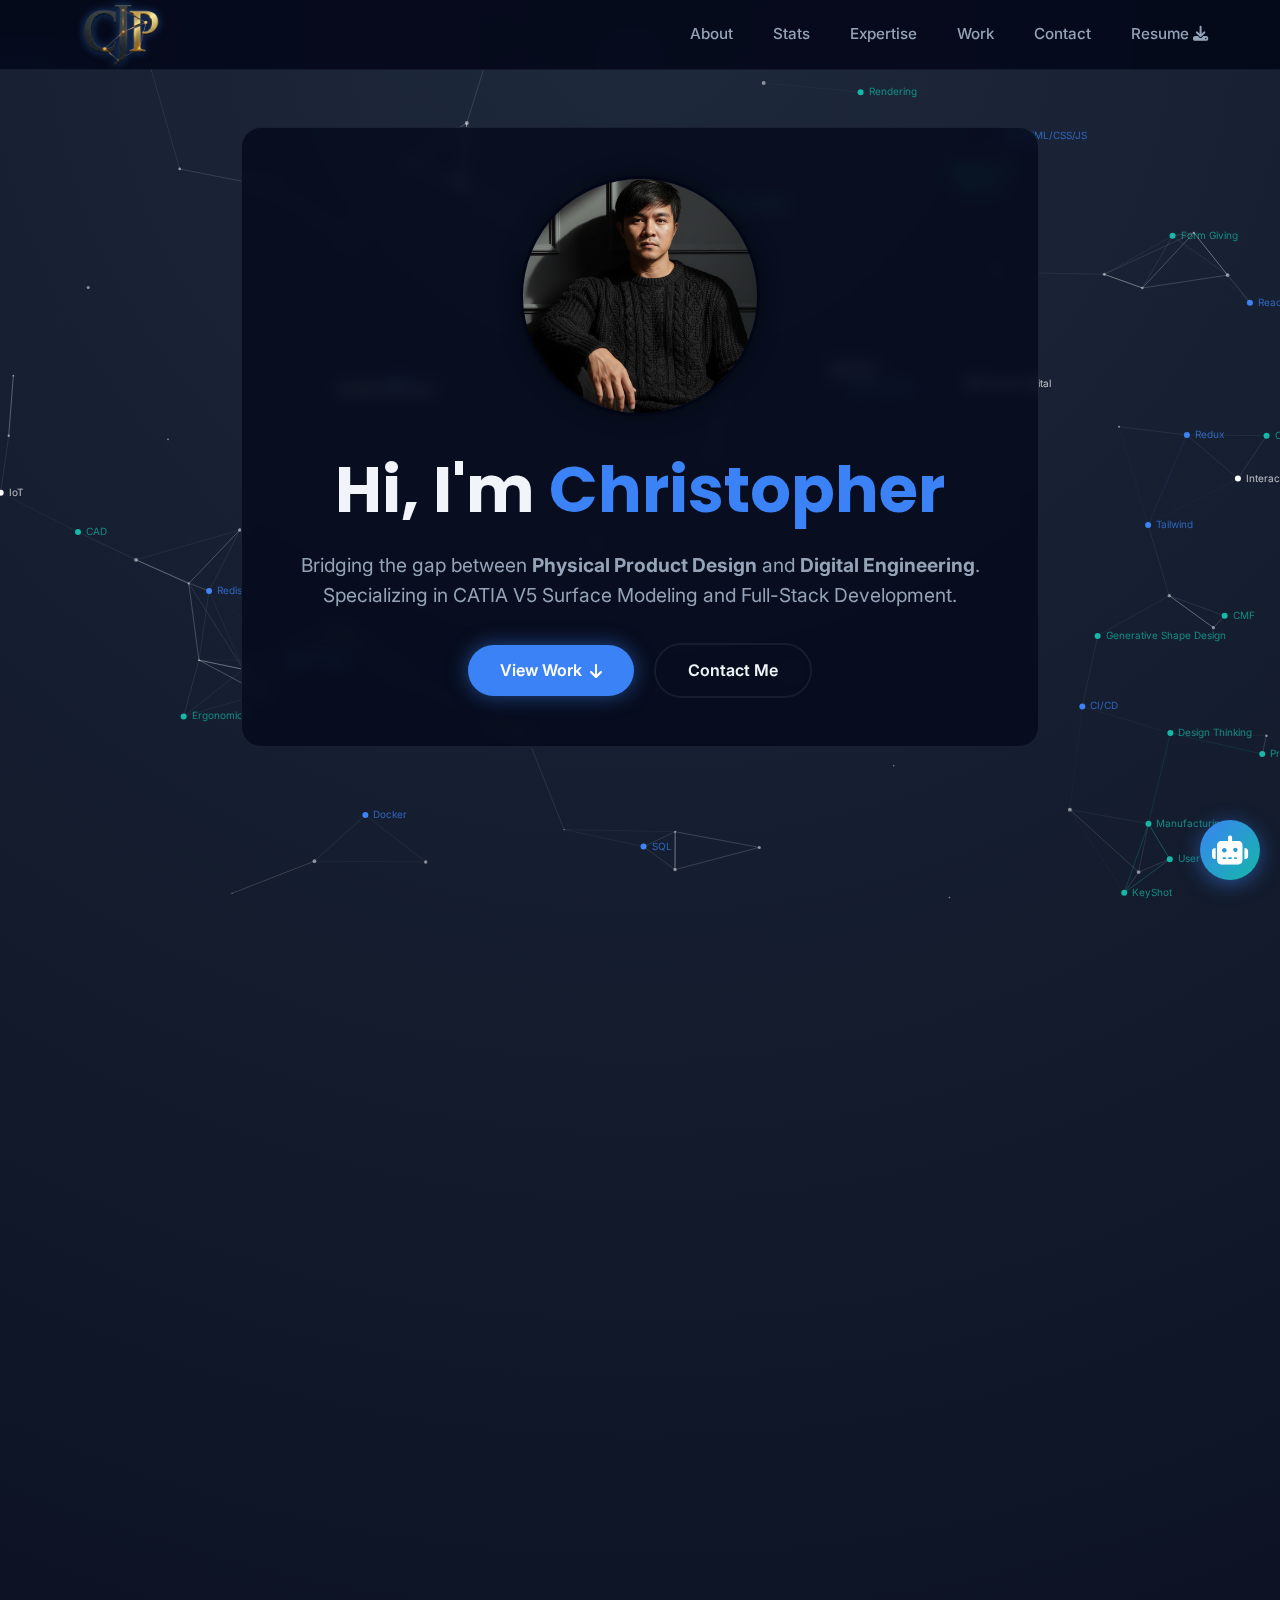
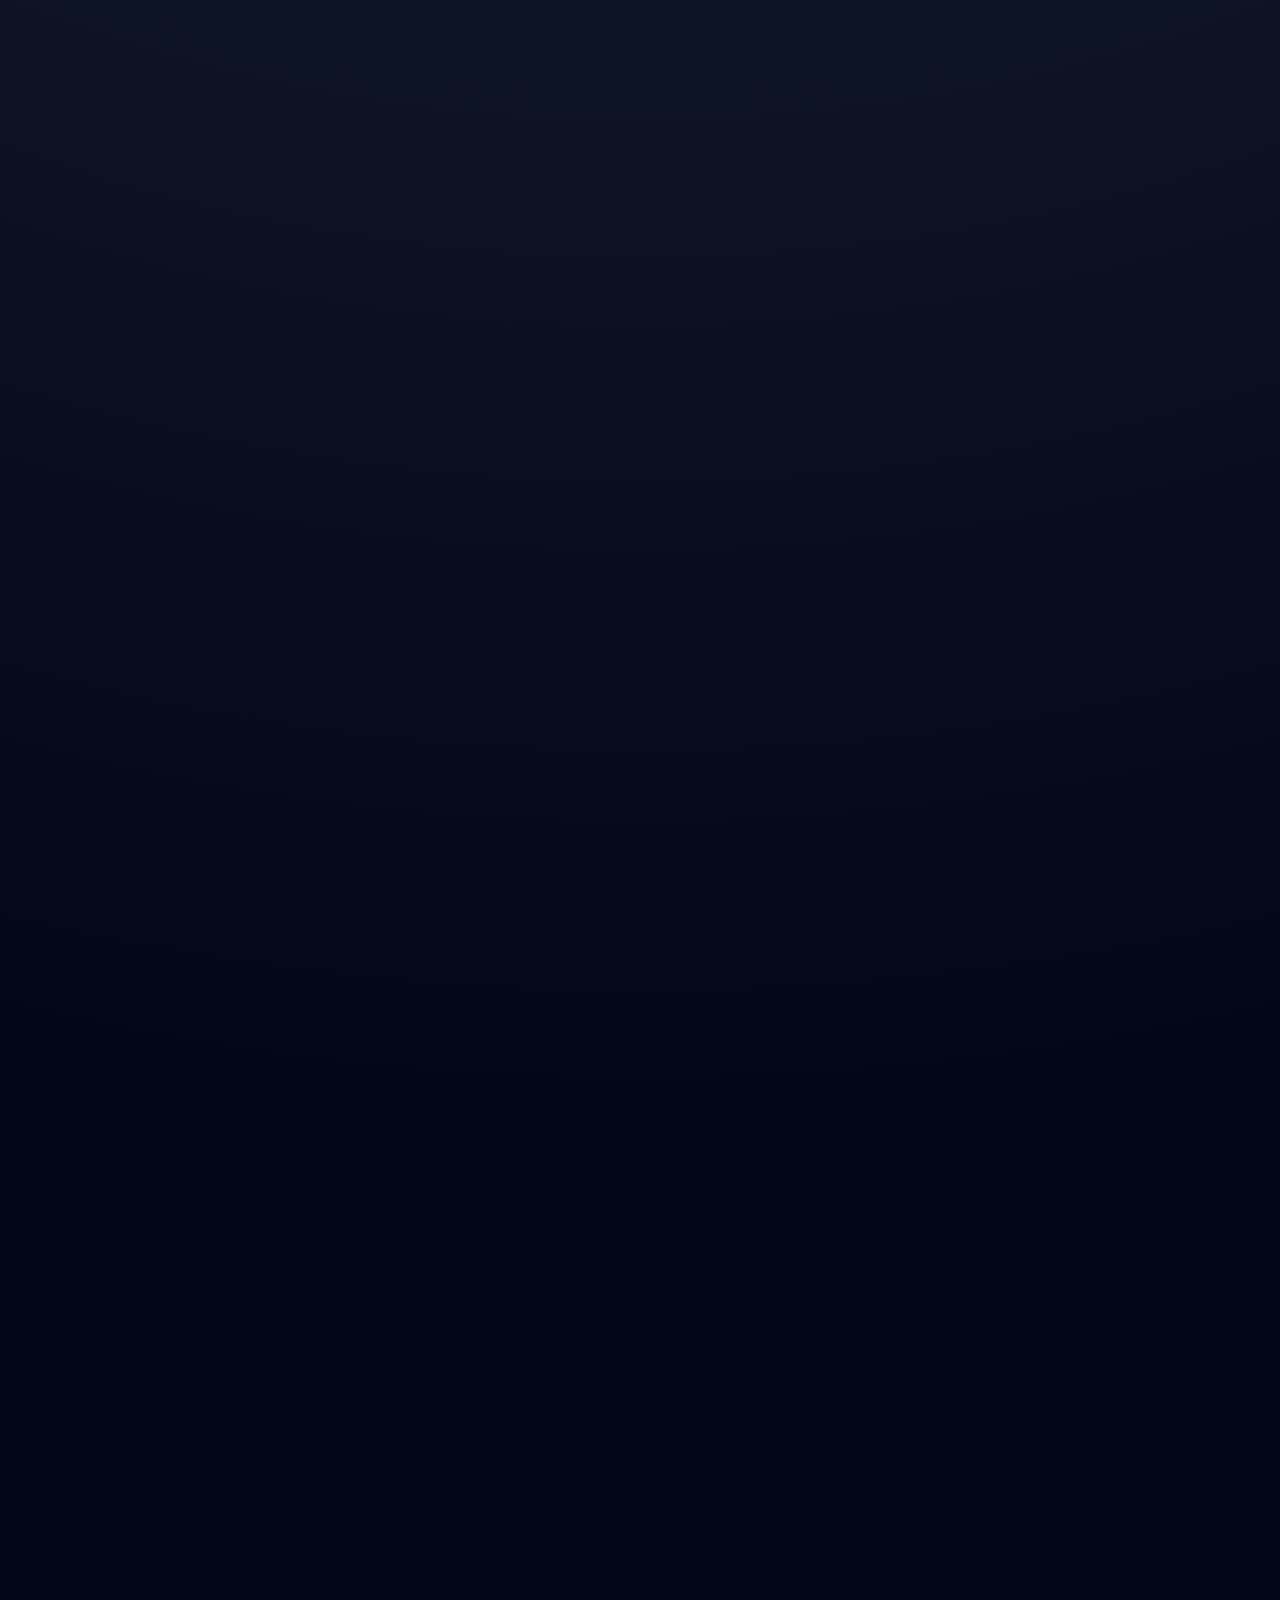
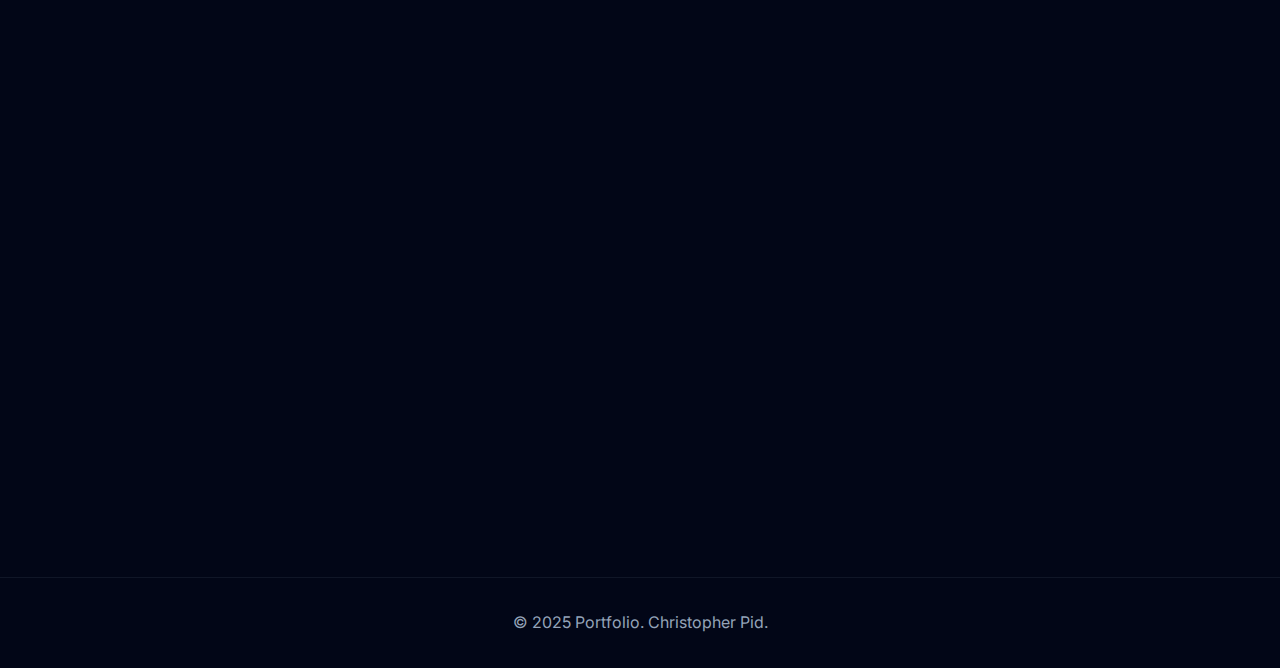
<file: index.html>
<!DOCTYPE html>
<html lang="en">
<head>
    <meta charset="UTF-8">
    <meta name="viewport" content="width=device-width, initial-scale=1.0">
    <title>Product Design & Dev - Christopher Pid</title>
    <link rel="icon" type="image/png" href="./images/favicon.png">
    <!-- Google Fonts -->
    <link href="https://fonts.googleapis.com/css2?family=Inter:wght@300;400;600&family=Poppins:wght@500;700&display=swap" rel="stylesheet">
    
    <!-- FontAwesome for Icons -->
    <link rel="stylesheet" href="https://cdnjs.cloudflare.com/ajax/libs/font-awesome/6.4.0/css/all.min.css">

    <!-- External CSS -->
    <link rel="stylesheet" href="./styles/style.css">
</head>
<body>

    <!-- Navigation -->
    <nav>
        <div class="nav-container">
           <!-- Updated Logo Image -->
        <a href="#" class="logo-link">
            <img src="images/logo.png" alt="Christopher Pid Logo" class="logo-img">
        </a>
            <input type="checkbox" id="menu-toggle" class="menu-toggle">
            <label for="menu-toggle" class="menu-icon"><i class="fas fa-bars"></i></label>
            <div class="nav-links">
                <a href="#about">About</a>
                <a href="#personal-info">Stats</a>
                <a href="#skills">Expertise</a>
                <a href="#projects">Work</a>
                <a href="#contact">Contact</a>
                <a href="cv-template.html" class="nav-btn" >
                Resume <i class="fas fa-download"></i>
                </a>
            </div>
        </div>
    </nav>

    <!-- 1. About Me (Hero) -->
    <section id="about">
        <canvas id="heroCanvas" class="bg-canvas"></canvas>
        <div class="about-content-wrapper reveal">
            <img src="./images/1759986216750.jpg  " alt="Profile" class="profile-img">
            <div class="about-text">
                <h1>Hi, I'm <span>Christopher</span></h1>
                <p>
                    Bridging the gap between <strong>Physical Product Design</strong> and <strong>Digital Engineering</strong>. 
                    Specializing in CATIA V5 Surface Modeling and Full-Stack Development.
                </p>
                <a href="#projects" class="btn btn-primary">View Work <i class="fas fa-arrow-down"></i></a>
                <a href="#contact" class="btn btn-outline">Contact Me</a>
            </div>
        </div>
    </section>

    <!-- 2. Personal Info -->
    <section id="personal-info">
        <div class="info-grid reveal">
            <div class="info-card">
                <div class="info-icon"><i class="fas fa-hourglass-half"></i></div>
                <h3>Experience</h3><p>10 yrs+</p>
            </div>
            <div class="info-card">
                <div class="info-icon"><i class="fas fa-map-marker-alt"></i></div>
                <h3>Location</h3><p>Tokyo, Japan</p>
            </div>
            <div class="info-card">
                <div class="info-icon"><i class="fas fa-briefcase"></i></div>
                <h3>Role</h3><p>Product Designer</p>
            </div>
            <div class="info-card">
                <div class="info-icon"><i class="fas fa-envelope"></i></div>
                <h3>Email</h3><p>swtopherpid09@gmail.com</p>
            </div>
        </div>
    </section>

    <!-- 3. Skills -->
    <section id="skills">
        <h2 class="reveal">Skills & <span style="color:var(--accent-color)">Expertise</span></h2>
        
        <div class="skills-wrapper reveal">
            <div class="skill-category cat-design">
                <canvas id="designCanvas" class="card-canvas"></canvas>
                <div class="category-header">
                    <i class="fas fa-pen-nib"></i>
                    <h3 class="category-title">Industrial Design</h3>
                </div>
                <div class="skills-list">
                    <div class="skill-tag"><i class="fas fa-cube"></i> CATIA V5</div>
                    <div class="skill-tag"><i class="fas fa-bezier-curve"></i> Surface (GSD)</div>
                    <div class="skill-tag"><i class="fas fa-layer-group"></i> SolidWorks</div>
                    <div class="skill-tag"><i class="fas fa-compass-drafting"></i> Drafting</div>
                    <div class="skill-tag"><i class="fas fa-gear"></i> Part Design</div>
                    <div class="skill-tag"><i class="fas fa-gears"></i> Assembly Design</div>
                </div>
            </div>

            <div class="skill-category cat-it">
                <canvas id="codeCanvas" class="card-canvas"></canvas>
                <div class="category-header">
                    <i class="fas fa-laptop-code"></i>
                    <h3 class="category-title">Development</h3>
                </div>
                <div class="skills-list">
                    <div class="skill-tag"><i class="fab fa-python"></i> Python</div>
                    <div class="skill-tag"><i class="fab fa-js"></i> JavaScript</div>
                    <div class="skill-tag"><i class="fab fa-react"></i> React</div>
                    <div class="skill-tag"><i class="fas fa-robot"></i> Automation</div>
                    <div class="skill-tag"><i class="fab fa-git-alt"></i> Git</div>

                </div>
            </div>
        </div>
    </section>

<!-- 4. Projects (Categories) -->
    <section id="projects">
        <h2 class="reveal">Selected Works</h2>
        <div class="category-grid reveal">
            <!-- Category 1: Industrial Design -->
            <div class="work-category-card design-cat" onclick="openModal('design')">
                <div class="cat-content">
                    <i class="fas fa-pen-nib cat-icon"></i>
                    <h3>Industrial Design</h3>
                    <p>Physical products, surfacing, and manufacturing.</p>
                    <span class="btn-text">View Projects <i class="fas fa-arrow-right"></i></span>
                </div>
                <div class="cat-overlay"></div>
            </div>

            <!-- Category 2: Development -->
            <div class="work-category-card dev-cat" onclick="openModal('dev')">
                <div class="cat-content">
                    <i class="fas fa-code cat-icon"></i>
                    <h3>Development</h3>
                    <p>Web apps, automation scripts, and full-stack solutions.</p>
                    <span class="btn-text">View Projects <i class="fas fa-arrow-right"></i></span>
                </div>
                <div class="cat-overlay"></div>
            </div>
        </div>
    </section>

    <!-- 5. Contact -->
    <section id="contact">
        <div class="contact-box reveal">
            <h2>Let's Work Together</h2>
            <p>Send me a message and I'll get back to you within 24 hours.</p>
            
 <!-- Updated Contact Form -->
            <form id="contact-form" class="contact-form">
                <div class="form-group">
                    <label for="name">Your Name</label>
                    <input type="text" id="name" name="name" class="form-control" required>
                </div>
                
                <div class="form-group">
                    <label for="email">Email Address</label>
                    <input type="email" id="email" name="email" class="form-control" required>
                </div>               
                 <div class="form-group">
                    <label for="tel">Tel. Number</label>
                    <input type="tel" id="tel-number" name="tel" class="form-control" pattern="[0-9]{3}-[0-9]{3}-[0-9]{4}" placeholder="e.g., 123-456-7890" required>
                </div>


                <!-- NEW: File Upload Input -->
                <div class="form-group">
                    <label for="attachment">Attachment (Optional image/file)</label>
                    <input type="file" id="attachment" name="attachment" class="form-control file-input">
                </div>
                
                <div class="form-group">
                    <label for="message">Message</label>
                    <textarea id="message" name="message" class="form-control" required></textarea>
                </div>

                <!-- Status Message Area -->
                <p id="my-form-status"></p>

                <button type="submit" id="submit-btn" class="btn btn-primary" style="width:100%; justify-content:center;">
                    Send Message <i class="fas fa-paper-plane"></i>
                </button>
            </form>

            <div class="social-links">
                <a href="https://www.linkedin.com/in/christopher-j-pid-078953212/" class="social-btn"><i class="fab fa-linkedin-in"></i></a>
                <a href="https://github.com/topher1993" class="social-btn"><i class="fab fa-github"></i></a>
                <a href="#" class="social-btn"><i class="fab fa-behance"></i></a>
            </div>
        </div>
    </section>

    <footer><p>&copy; 2025 Portfolio. Christopher Pid.</p></footer>
    

    <!-- Project Modal Overlay -->
    <div id="projectModal" class="modal-overlay">
        <div class="modal-container">
            <div class="modal-header">
                <h2 id="modalTitle">Category Name</h2>
                <button class="close-btn" onclick="closeModal()"><i class="fas fa-times"></i></button>
            </div>
            <div class="modal-body" id="modalProjectList">
                <!-- Projects will be injected here by JavaScript -->
            </div>
        </div>
    </div>

    <!-- AI Chatbot Widget -->
    <div class="chat-toggle-btn" id="chatToggle">
        <i class="fas fa-robot"></i>
    </div>

    <div class="chat-window" id="chatWindow">
        <div class="chat-header">
            <h3><div class="ai-status-dot"></div> Christopher's online persona</h3>
            <button onclick="toggleChat()" style="background:none; border:none; color:white; cursor:pointer;"><i class="fas fa-times"></i></button>
        </div>
        
        <div class="chat-messages" id="chatMessages">
            <!-- Initial Greeting -->
            <div class="message bot-msg">
                Hi! I'm Christopher's online persona my knowledge-base are from Christopher's personal information, resume and projects. Ask me anything! 
                <br><br><i>e.g., "What is his experience with CATIA?"</i>
            </div>
        </div>
        
        <div class="typing-indicator" id="typingIndicator">Christopher AI is typing...</div>

        <form class="chat-input-area" id="chatForm">
            <input type="text" id="userInput" class="chat-input" placeholder="Type your question..." autocomplete="off">
            <button type="submit" class="chat-send-btn"><i class="fas fa-paper-plane"></i></button>
        </form>
    </div>

        <!-- External JavaScript -->
    <script type="module" src="./script/script.js"></script>
</body>

</html>
</file>
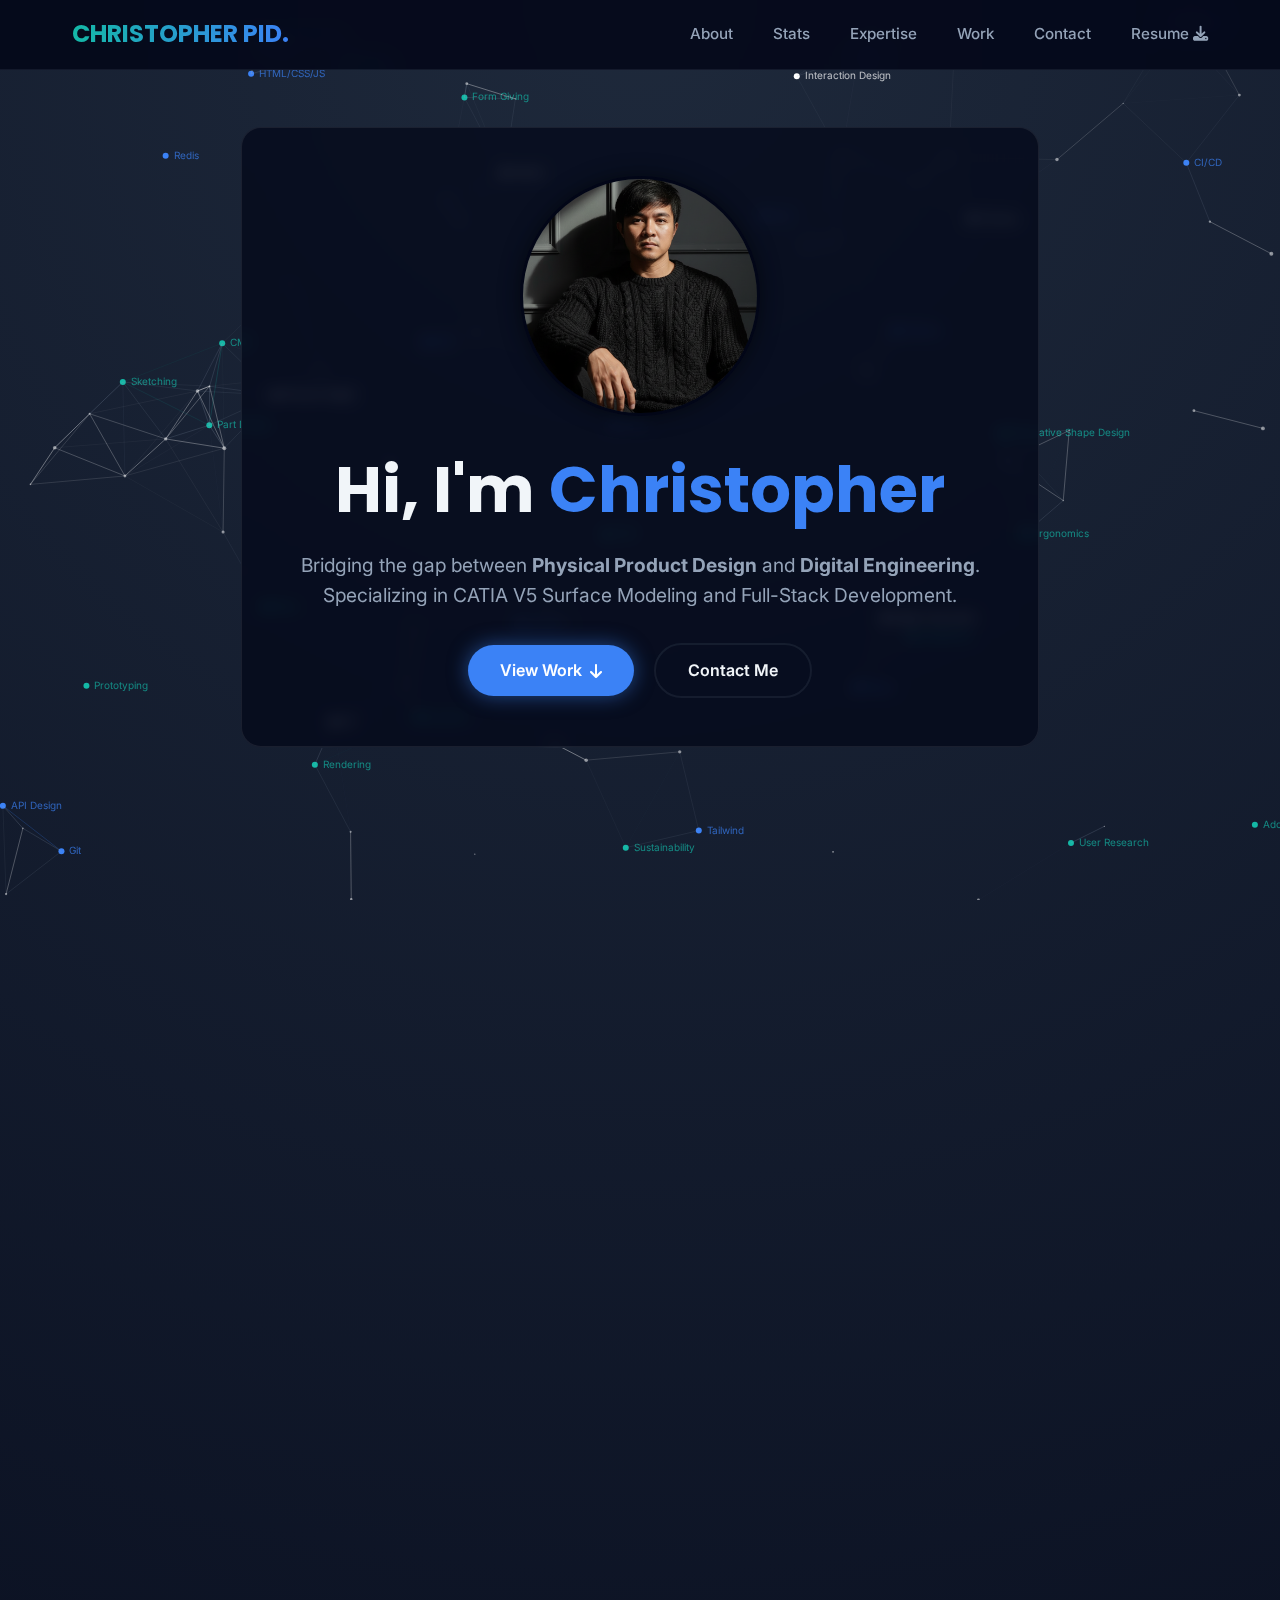
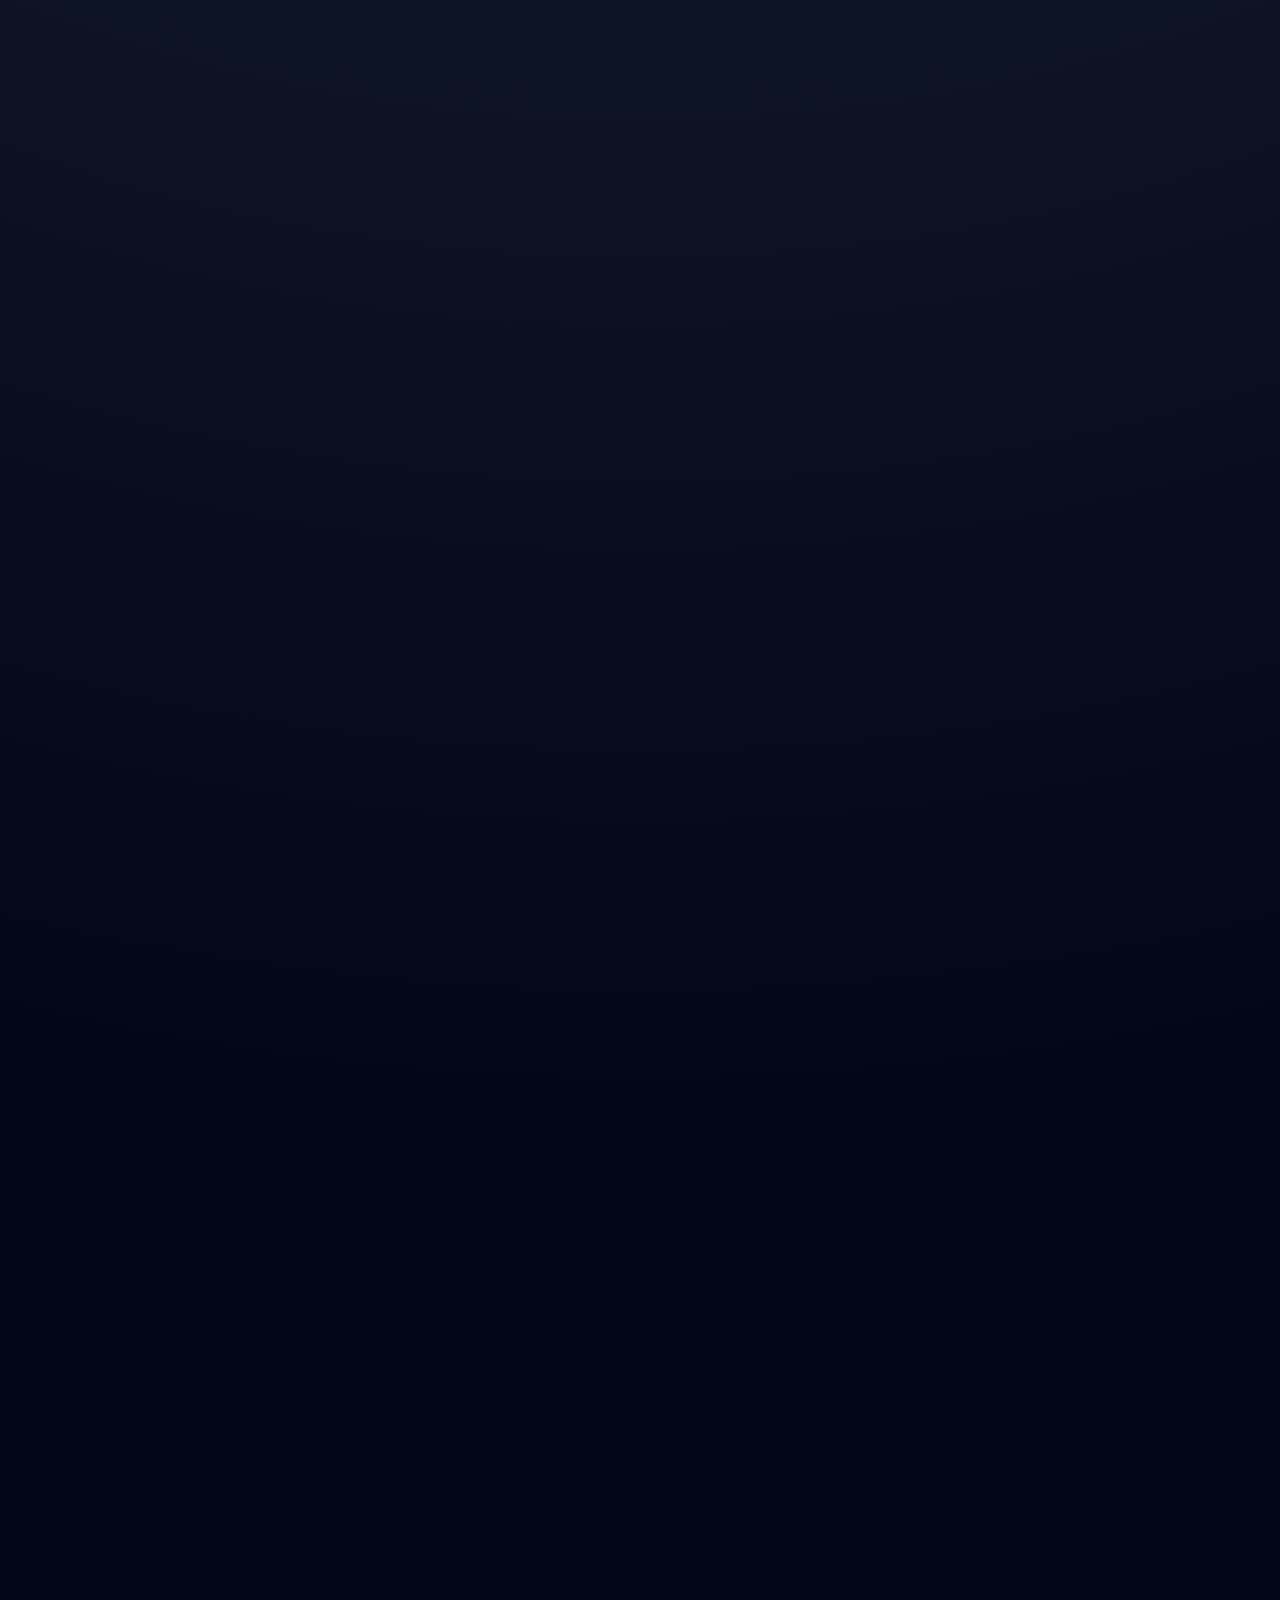
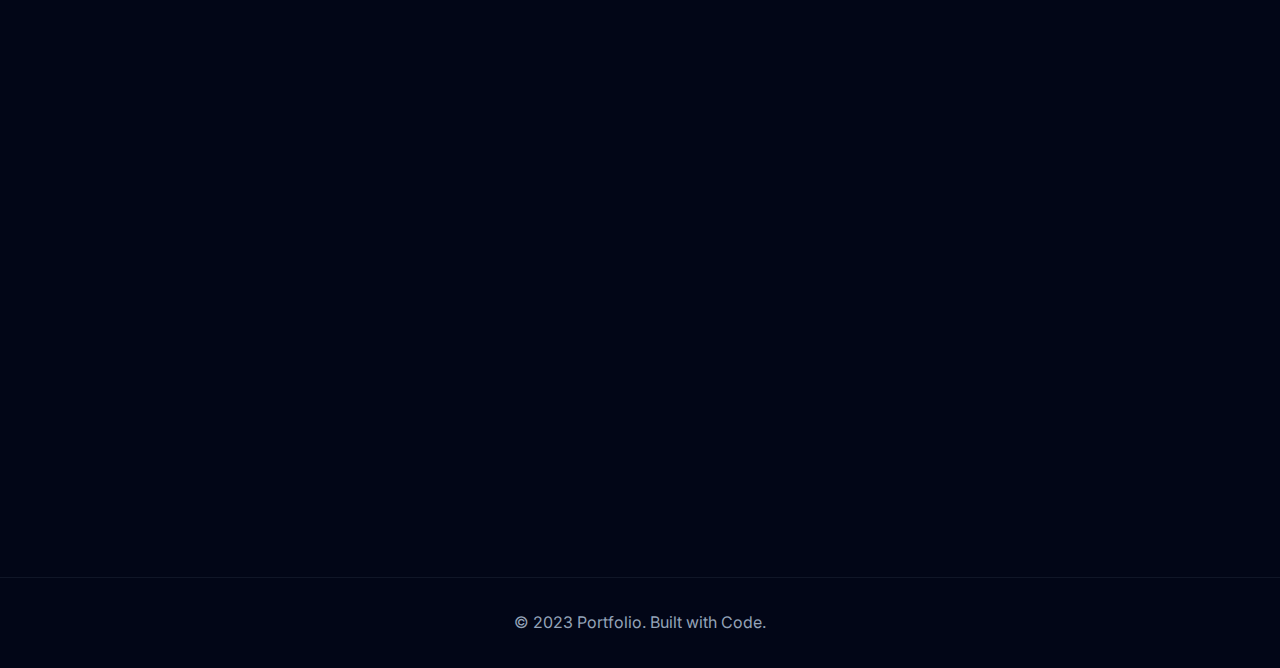
<file: Personal Portfolio/index.html>
<!DOCTYPE html>
<html lang="en">
<head>
    <meta charset="UTF-8">
    <meta name="viewport" content="width=device-width, initial-scale=1.0">
    <title>Portfolio - Product Design & Dev</title>
    
    <!-- Google Fonts -->
    <link href="https://fonts.googleapis.com/css2?family=Inter:wght@300;400;600&family=Poppins:wght@500;700&display=swap" rel="stylesheet">
    
    <!-- FontAwesome for Icons -->
    <link rel="stylesheet" href="https://cdnjs.cloudflare.com/ajax/libs/font-awesome/6.4.0/css/all.min.css">

    <!-- External CSS -->
    <link rel="stylesheet" href="styles/style.css">
</head>
<body>

    <!-- Navigation -->
    <nav>
        <div class="nav-container">
            <div class="logo">CHRISTOPHER PID.</div>
            <input type="checkbox" id="menu-toggle" class="menu-toggle">
            <label for="menu-toggle" class="menu-icon"><i class="fas fa-bars"></i></label>
            <div class="nav-links">
                <a href="#about">About</a>
                <a href="#personal-info">Stats</a>
                <a href="#skills">Expertise</a>
                <a href="#projects">Work</a>
                <a href="#contact">Contact</a>
                <a href="your-cv.pdf" class="nav-btn" download>
                Resume <i class="fas fa-download"></i>
                </a>
            </div>
        </div>
    </nav>

    <!-- 1. About Me (Hero) -->
    <section id="about">
        <canvas id="heroCanvas" class="bg-canvas"></canvas>
        <div class="about-content-wrapper reveal">
            <img src="images/1759986216750.jpg  " alt="Profile" class="profile-img">
            <div class="about-text">
                <h1>Hi, I'm <span>Christopher</span></h1>
                <p>
                    Bridging the gap between <strong>Physical Product Design</strong> and <strong>Digital Engineering</strong>. 
                    Specializing in CATIA V5 Surface Modeling and Full-Stack Development.
                </p>
                <a href="#projects" class="btn btn-primary">View Work <i class="fas fa-arrow-down"></i></a>
                <a href="#contact" class="btn btn-outline">Contact Me</a>
            </div>
        </div>
    </section>

    <!-- 2. Personal Info -->
    <section id="personal-info">
        <div class="info-grid reveal">
            <div class="info-card">
                <div class="info-icon"><i class="fas fa-hourglass-half"></i></div>
                <h3>Experience</h3><p>10 yrs+</p>
            </div>
            <div class="info-card">
                <div class="info-icon"><i class="fas fa-map-marker-alt"></i></div>
                <h3>Location</h3><p>Tokyo, Japan</p>
            </div>
            <div class="info-card">
                <div class="info-icon"><i class="fas fa-briefcase"></i></div>
                <h3>Role</h3><p>Product Designer</p>
            </div>
            <div class="info-card">
                <div class="info-icon"><i class="fas fa-envelope"></i></div>
                <h3>Email</h3><p>swtopherpid09@gmail.com</p>
            </div>
        </div>
    </section>

    <!-- 3. Skills -->
    <section id="skills">
        <h2 class="reveal">Skills & <span style="color:var(--accent-color)">Expertise</span></h2>
        
        <div class="skills-wrapper reveal">
            <div class="skill-category cat-design">
                <canvas id="designCanvas" class="card-canvas"></canvas>
                <div class="category-header">
                    <i class="fas fa-pen-nib"></i>
                    <h3 class="category-title">Industrial Design</h3>
                </div>
                <div class="skills-list">
                    <div class="skill-tag"><i class="fas fa-cube"></i> CATIA V5</div>
                    <div class="skill-tag"><i class="fas fa-bezier-curve"></i> Surface (GSD)</div>
                    <div class="skill-tag"><i class="fas fa-layer-group"></i> SolidWorks</div>
                    <div class="skill-tag"><i class="fas fa-compass-drafting"></i> Drafting</div>
                    <div class="skill-tag"><i class="fas fa-gear"></i> Part Design</div>
                    <div class="skill-tag"><i class="fas fa-gears"></i> Assembly Design</div>
                </div>
            </div>

            <div class="skill-category cat-it">
                <canvas id="codeCanvas" class="card-canvas"></canvas>
                <div class="category-header">
                    <i class="fas fa-laptop-code"></i>
                    <h3 class="category-title">Development</h3>
                </div>
                <div class="skills-list">
                    <div class="skill-tag"><i class="fab fa-python"></i> Python</div>
                    <div class="skill-tag"><i class="fab fa-js"></i> JavaScript</div>
                    <div class="skill-tag"><i class="fab fa-react"></i> React</div>
                    <div class="skill-tag"><i class="fas fa-robot"></i> Automation</div>
                    <div class="skill-tag"><i class="fab fa-git-alt"></i> Git</div>

                </div>
            </div>
        </div>
    </section>

<!-- 4. Projects (Categories) -->
    <section id="projects">
        <h2 class="reveal">Selected Works</h2>
        <div class="category-grid reveal">
            <!-- Category 1: Industrial Design -->
            <div class="work-category-card design-cat" onclick="openModal('design')">
                <div class="cat-content">
                    <i class="fas fa-pen-nib cat-icon"></i>
                    <h3>Industrial Design</h3>
                    <p>Physical products, surfacing, and manufacturing.</p>
                    <span class="btn-text">View Projects <i class="fas fa-arrow-right"></i></span>
                </div>
                <div class="cat-overlay"></div>
            </div>

            <!-- Category 2: Development -->
            <div class="work-category-card dev-cat" onclick="openModal('dev')">
                <div class="cat-content">
                    <i class="fas fa-code cat-icon"></i>
                    <h3>Development</h3>
                    <p>Web apps, automation scripts, and full-stack solutions.</p>
                    <span class="btn-text">View Projects <i class="fas fa-arrow-right"></i></span>
                </div>
                <div class="cat-overlay"></div>
            </div>
        </div>
    </section>

    <!-- 5. Contact -->
    <section id="contact">
        <div class="contact-box reveal">
            <h2>Let's Work Together</h2>
            <p>Send me a message and I'll get back to you within 24 hours.</p>
            
 <!-- Updated Contact Form -->
            <form id="contact-form" class="contact-form">
                <div class="form-group">
                    <label for="name">Your Name</label>
                    <input type="text" id="name" name="name" class="form-control" required>
                </div>
                
                <div class="form-group">
                    <label for="email">Email Address</label>
                    <input type="email" id="email" name="email" class="form-control" required>
                </div>               
                 <div class="form-group">
                    <label for="tel">Tel. Number</label>
                    <input type="tel" id="tel-number" name="tel" class="form-control" pattern="[0-9]{3}-[0-9]{3}-[0-9]{4}" placeholder="e.g., 123-456-7890" required>
                </div>


                <!-- NEW: File Upload Input -->
                <div class="form-group">
                    <label for="attachment">Attachment (Optional image/file)</label>
                    <input type="file" id="attachment" name="attachment" class="form-control file-input">
                </div>
                
                <div class="form-group">
                    <label for="message">Message</label>
                    <textarea id="message" name="message" class="form-control" required></textarea>
                </div>

                <!-- Status Message Area -->
                <p id="my-form-status"></p>

                <button type="submit" id="submit-btn" class="btn btn-primary" style="width:100%; justify-content:center;">
                    Send Message <i class="fas fa-paper-plane"></i>
                </button>
            </form>

            <div class="social-links">
                <a href="https://www.linkedin.com/in/christopher-j-pid-078953212/" class="social-btn"><i class="fab fa-linkedin-in"></i></a>
                <a href="#" class="social-btn"><i class="fab fa-github"></i></a>
                <a href="#" class="social-btn"><i class="fab fa-behance"></i></a>
            </div>
        </div>
    </section>

    <footer><p>&copy; 2023 Portfolio. Built with Code.</p></footer>
    

    <!-- Project Modal Overlay -->
    <div id="projectModal" class="modal-overlay">
        <div class="modal-container">
            <div class="modal-header">
                <h2 id="modalTitle">Category Name</h2>
                <button class="close-btn" onclick="closeModal()"><i class="fas fa-times"></i></button>
            </div>
            <div class="modal-body" id="modalProjectList">
                <!-- Projects will be injected here by JavaScript -->
            </div>
        </div>
    </div>

        <!-- External JavaScript -->
    <script src="/script/script.js"></script>
</body>
</html>
</file>
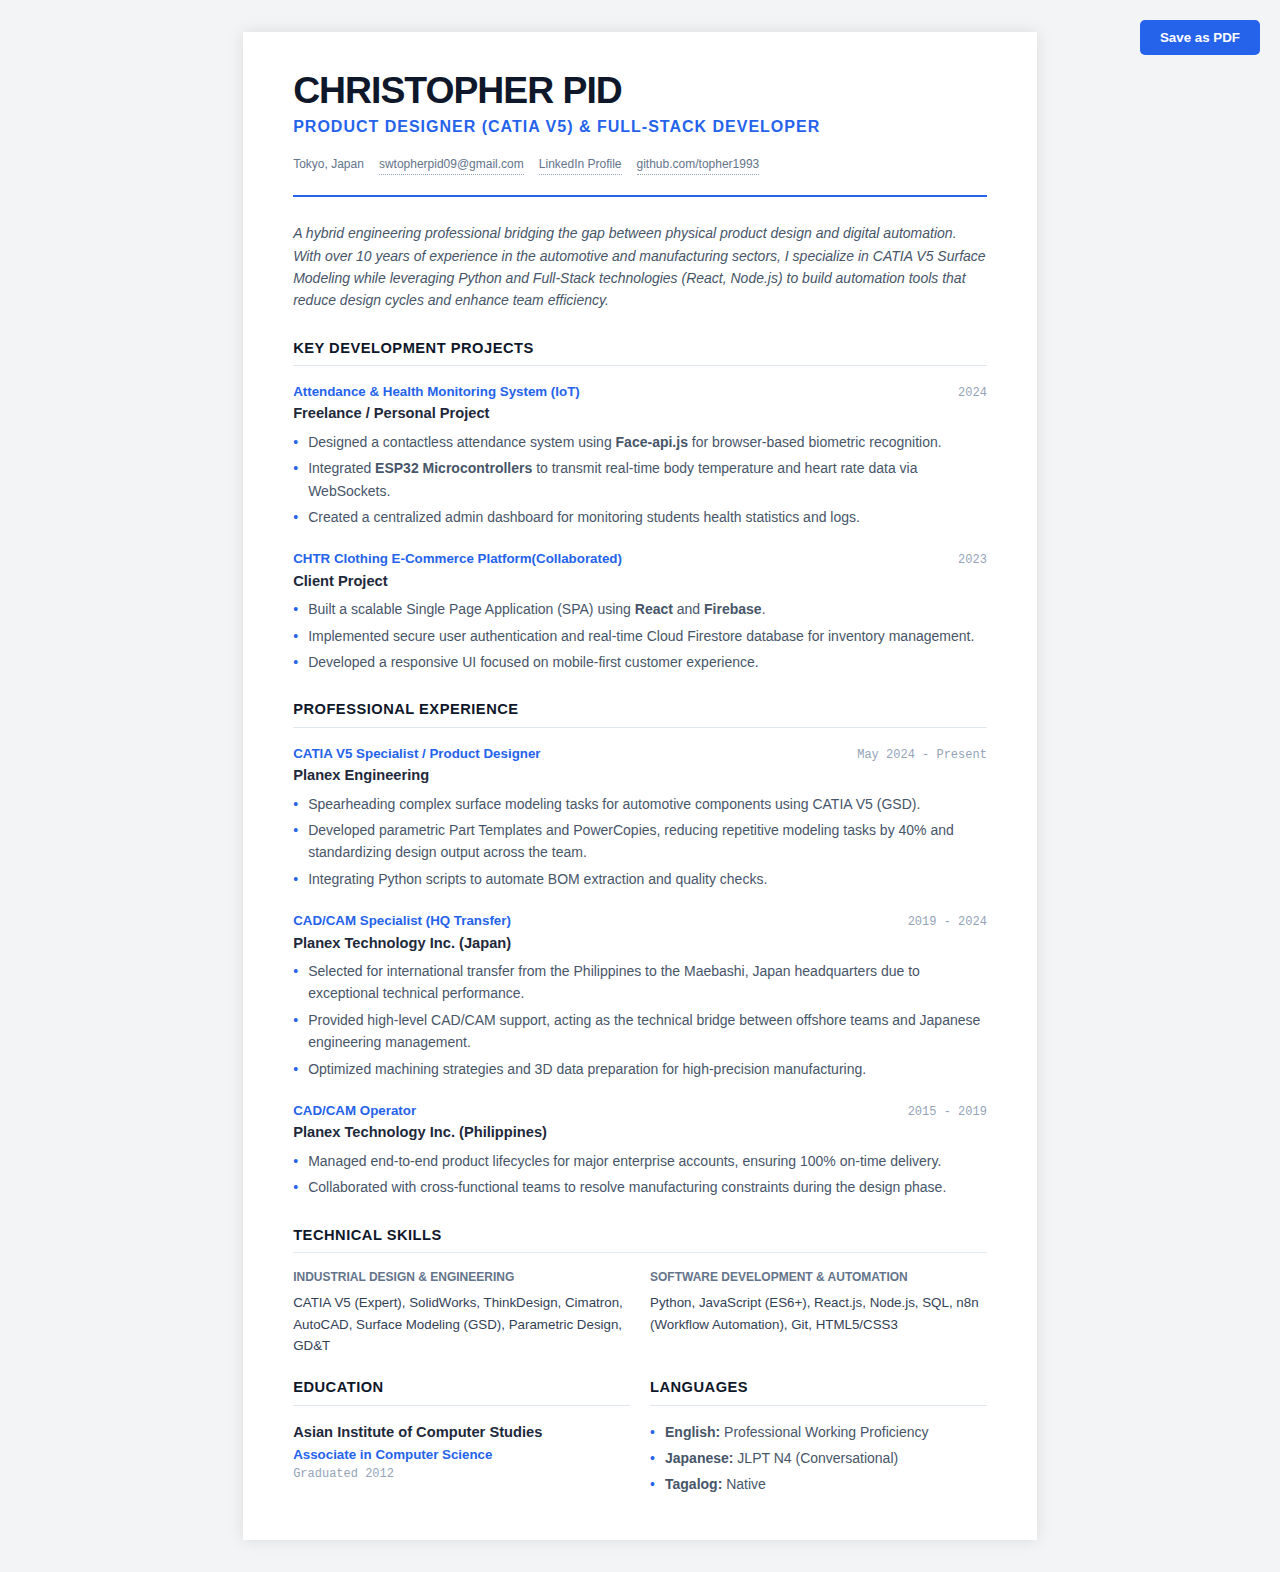
<file: cv-template.html>
<!DOCTYPE html>
<html lang="en">
<head>
    <meta charset="UTF-8">
    <meta name="viewport" content="width=device-width, initial-scale=1.0">
    <title>Christopher Pid - Resume</title>
    <style>
        /* --- RESET & BASICS --- */
        * { box-sizing: border-box; margin: 0; padding: 0; -webkit-print-color-adjust: exact; }
        body {
            font-family: 'Helvetica Neue', Helvetica, Arial, sans-serif;
            background: #f3f4f6;
            color: #333;
            line-height: 1.6;
            font-size: 10.5pt;
        }

        /* --- PAGE LAYOUT (A4 Style) --- */
        .page {
            background: white;
            width: 210mm;
            min-height: 297mm;
            margin: 2rem auto;
            padding: 40px 50px;
            box-shadow: 0 0 15px rgba(0,0,0,0.1);
            position: relative;
        }

        /* --- HEADER --- */
        header { border-bottom: 2px solid #2563eb; padding-bottom: 20px; margin-bottom: 25px; }
        .name { font-size: 28pt; font-weight: 800; text-transform: uppercase; color: #0f172a; letter-spacing: -1px; line-height: 1; }
        .title { font-size: 12pt; color: #2563eb; font-weight: 600; margin-top: 5px; text-transform: uppercase; letter-spacing: 1px; }
        
        .contact-info { margin-top: 15px; font-size: 9pt; display: flex; gap: 15px; flex-wrap: wrap; color: #64748b; }
        .contact-info a { color: #64748b; text-decoration: none; border-bottom: 1px dotted #94a3b8; }

        /* --- SECTIONS --- */
        .section-title {
            font-size: 11pt;
            font-weight: 700;
            text-transform: uppercase;
            color: #0f172a;
            border-bottom: 1px solid #e2e8f0;
            padding-bottom: 5px;
            margin-top: 25px;
            margin-bottom: 15px;
            letter-spacing: 0.5px;
        }

        .summary { color: #475569; margin-bottom: 20px; font-style: italic; }

        /* --- EXPERIENCE ITEMS --- */
        .job-entry { margin-bottom: 20px; }
        .job-header { display: flex; justify-content: space-between; align-items: baseline; margin-bottom: 5px; }
        .company { font-weight: 700; font-size: 11pt; color: #1e293b; }
        .role { font-weight: 600; color: #2563eb; font-size: 10pt; }
        .dates { font-size: 9pt; color: #94a3b8; font-family: monospace; }
        .job-desc { list-style-type: none; }
        .job-desc li {
            position: relative;
            padding-left: 15px;
            margin-bottom: 4px;
            color: #475569;
        }
        .job-desc li::before {
            content: "•"; position: absolute; left: 0; color: #2563eb;
        }

        /* --- SKILLS GRID --- */
        .skills-grid { display: grid; grid-template-columns: 1fr 1fr; gap: 20px; }
        .skill-category h4 { font-size: 9pt; color: #64748b; text-transform: uppercase; margin-bottom: 5px; }
        .skill-list { font-size: 10pt; font-weight: 500; color: #334155; }

        /* --- EDUCATION & LANGUAGE --- */
        .edu-item { display: flex; justify-content: space-between; }
        
        /* --- PRINT SETTINGS --- */
        @media print {
            body { background: white; }
            .page { margin: 0; box-shadow: none; width: 100%; height: auto; padding: 0; }
            .print-btn { display: none; }
        }

        /* Helper Button */
        .print-btn {
            position: fixed; top: 20px; right: 20px;
            padding: 10px 20px; background: #2563eb; color: white;
            border: none; border-radius: 5px; cursor: pointer; font-weight: bold;
        }
    </style>
</head>
<body>

    <button class="print-btn" onclick="window.print()">Save as PDF</button>

    <div class="page">
        <!-- Header -->
        <header>
            <div class="name">Christopher Pid</div>
            <div class="title">Product Designer (CATIA V5) & Full-Stack Developer</div>
            <div class="contact-info">
                <span>Tokyo, Japan</span>
                <a href="mailto:swtopherpid09@gmail.com">swtopherpid09@gmail.com</a>
                <a href="https://www.linkedin.com/in/christopher-j-pid-078953212/" target="_blank">LinkedIn Profile</a>
                <a href="https://github.com/topher1993" target="_blank">github.com/topher1993</a>
            </div>
        </header>

        <!-- Summary -->
        <div class="summary">
            A hybrid engineering professional bridging the gap between physical product design and digital automation. 
            With over 10 years of experience in the automotive and manufacturing sectors, I specialize in CATIA V5 Surface Modeling 
            while leveraging Python and Full-Stack technologies (React, Node.js) to build automation tools that reduce design cycles and enhance team efficiency.
        </div>
        <!-- Projects Section -->
        <div class="section-title">Key Development Projects</div>

        <div class="job-entry">
            <div class="job-header">
                <div>
                    <div class="role">Attendance & Health Monitoring System (IoT)</div>
                    <div class="company">Freelance / Personal Project</div>
                </div>
                <div class="dates">2024</div>
            </div>
            <ul class="job-desc">
                <li>Designed a contactless attendance system using <strong>Face-api.js</strong> for browser-based biometric recognition.</li>
                <li>Integrated <strong>ESP32 Microcontrollers</strong> to transmit real-time body temperature and heart rate data via WebSockets.</li>
                <li>Created a centralized admin dashboard for monitoring students health statistics and logs.</li>
            </ul>
        </div>

        <div class="job-entry">
            <div class="job-header">
                <div>
                    <div class="role">CHTR Clothing E-Commerce Platform(Collaborated)</div>
                    <div class="company">Client Project</div>
                </div>
                <div class="dates">2023</div>
            </div>
            <ul class="job-desc">
                <li>Built a scalable Single Page Application (SPA) using <strong>React</strong> and <strong>Firebase</strong>.</li>
                <li>Implemented secure user authentication and real-time Cloud Firestore database for inventory management.</li>
                <li>Developed a responsive UI focused on mobile-first customer experience.</li>
            </ul>
        </div>
        <!-- Experience -->
        <div class="section-title">Professional Experience</div>
        
        <div class="job-entry">
            <div class="job-header">
                <div>
                    <div class="role">CATIA V5 Specialist / Product Designer</div>
                    <div class="company">Planex Engineering</div>
                </div>
                <div class="dates">May 2024 - Present</div>
            </div>
            <ul class="job-desc">
                <li>Spearheading complex surface modeling tasks for automotive components using CATIA V5 (GSD).</li>
                <li>Developed parametric Part Templates and PowerCopies, reducing repetitive modeling tasks by 40% and standardizing design output across the team.</li>
                <li>Integrating Python scripts to automate BOM extraction and quality checks.</li>
            </ul>
        </div>

        <div class="job-entry">
            <div class="job-header">
                <div>
                    <div class="role">CAD/CAM Specialist (HQ Transfer)</div>
                    <div class="company">Planex Technology Inc. (Japan)</div>
                </div>
                <div class="dates">2019 - 2024</div>
            </div>
            <ul class="job-desc">
                <li>Selected for international transfer from the Philippines to the Maebashi, Japan headquarters due to exceptional technical performance.</li>
                <li>Provided high-level CAD/CAM support, acting as the technical bridge between offshore teams and Japanese engineering management.</li>
                <li>Optimized machining strategies and 3D data preparation for high-precision manufacturing.</li>
            </ul>
        </div>

        <div class="job-entry">
            <div class="job-header">
                <div>
                    <div class="role">CAD/CAM Operator</div>
                    <div class="company">Planex Technology Inc. (Philippines)</div>
                </div>
                <div class="dates">2015 - 2019</div>
            </div>
            <ul class="job-desc">
                <li>Managed end-to-end product lifecycles for major enterprise accounts, ensuring 100% on-time delivery.</li>
                <li>Collaborated with cross-functional teams to resolve manufacturing constraints during the design phase.</li>
            </ul>
        </div>
        

        <!-- Skills -->
        <div class="section-title">Technical Skills</div>
        <div class="skills-grid">
            <div class="skill-category">
                <h4>Industrial Design & Engineering</h4>
                <div class="skill-list">
                    CATIA V5 (Expert), SolidWorks, ThinkDesign, Cimatron, AutoCAD, Surface Modeling (GSD), Parametric Design, GD&T
                </div>
            </div>
            <div class="skill-category">
                <h4>Software Development & Automation</h4>
                <div class="skill-list">
                    Python, JavaScript (ES6+), React.js, Node.js, SQL, n8n (Workflow Automation), Git, HTML5/CSS3
                </div>
            </div>
        </div>

        <!-- Education & Languages -->
        <div class="skills-grid" style="margin-top: 20px;">
            <div>
                <div class="section-title" style="margin-top: 0;">Education</div>
                <div class="job-entry" style="margin-bottom: 0;">
                    <div class="company">Asian Institute of Computer Studies</div>
                    <div class="role">Associate in Computer Science</div>
                    <div class="dates">Graduated 2012</div>
                </div>
            </div>
            <div>
                <div class="section-title" style="margin-top: 0;">Languages</div>
                <ul class="job-desc">
                    <li><strong>English:</strong> Professional Working Proficiency</li>
                    <li><strong>Japanese:</strong> JLPT N4 (Conversational)</li>
                    <li><strong>Tagalog:</strong> Native</li>
                </ul>
            </div>
        </div>

    </div>
</body>
</html>
</file>
<file: styles/style.css>
/* --- General Styles (Dark Theme) --- */
:root {
    --primary-color: #3b82f6; /* Tech Blue */
    --primary-glow: rgba(59, 130, 246, 0.5);
    --accent-color: #14b8a6;  /* Design Teal */
    --accent-glow: rgba(20, 184, 166, 0.5);
    
    --bg-body: #020617;       
    --bg-card: rgba(30, 41, 59, 0.7);       
    
    --text-main: #f1f5f9;     
    --text-light: #94a3b8;    
    --border-color: rgba(148, 163, 184, 0.1);
    
    --nav-height: 70px;
}

* { margin: 0; padding: 0; box-sizing: border-box; }
html { scroll-behavior: smooth; }

body {
    font-family: 'Inter', sans-serif;
    line-height: 1.6;
    color: var(--text-main);
    background-color: var(--bg-body);
    /* Subtle radial gradient to give depth behind the canvas */
    background-image: radial-gradient(circle at 50% 0%, #1e293b 0%, #020617 70%);
    overflow-x: hidden;
}

h1, h2, h3, .logo { font-family: 'Poppins', sans-serif; }
a { text-decoration: none; color: inherit; transition: 0.3s; }
ul { list-style: none; }
img { max-width: 100%; height: auto; }

/* --- Scroll Animation --- */
.reveal {
    opacity: 0;
    transform: translateY(30px);
    transition: all 0.8s ease-out;
}
.reveal.active { opacity: 1; transform: translateY(0); }

/* --- Navigation --- */
nav {
    background: rgba(2, 6, 23, 0.85); /* Darker for readability */
    backdrop-filter: blur(12px);
    -webkit-backdrop-filter: blur(12px);
    border-bottom: 1px solid var(--border-color);
    position: fixed;
    width: 100%;
    top: 0;
    height: var(--nav-height);
    z-index: 1000;
}

.nav-container {
    max-width: 1200px;
    margin: 0 auto;
    display: flex;
    justify-content: space-between;
    align-items: center;
    padding: 0 2rem;
    height: 100%;
}

/* --- Logo Styles --- */

/* Wrapper to make the logo clickable */
.logo-link {
    display: flex;
    align-items: center;
    height: 100%;
    text-decoration: none; /* Removes underline if any */
}

.logo-img {
    height: 100px; /* Adjust this height to match your nav size */
    width: auto;  /* Maintain aspect ratio */
    object-fit: contain;
    filter: drop-shadow(0 0 4px rgba(45, 108, 190, 0.6));
    /* OPTIONAL: If your logo is black text on white and you want to 
       remove the white box purely with code, uncomment the line below: */
    /* mix-blend-mode: screen; */ 
    
    transition: transform 0.3s ease;
}

.logo-img:hover {
    transform: scale(1.05); /* Subtle zoom on hover */
    filter: drop-shadow(0 0 8px rgba(59, 130, 246, 0.6)); /* Glow effect matching your theme */
}

.nav-links { display: flex; gap: 2.5rem; }
.nav-links a { font-size: 0.95rem; font-weight: 500; color: var(--text-light); position: relative; }
.nav-links a:hover { color: var(--text-main); }
.nav-links a::after {
    content: ''; position: absolute; width: 0; height: 2px;
    bottom: -5px; left: 0; background-color: var(--primary-color); transition: width 0.3s;
}
.nav-links a:hover::after { width: 100%; }
.menu-toggle, .menu-icon { display: none; }

/* --- Sections --- */
section {
    padding: 6rem 2rem;
    max-width: 1100px;
    margin: 0 auto;
    position: relative;
}

h2 { font-size: clamp(2rem, 4vw, 2.8rem); color: var(--text-main); margin-bottom: 3.5rem; text-align: center; }

/* --- 1. Hero / About --- */
#about {
    padding-top: var(--nav-height);
    height: 100vh;
    min-height: 700px;
    display: flex;
    align-items: center;
    justify-content: center;
    position: relative;
    overflow: hidden;
    max-width: 100%;
}

/* Canvas Styles */
.bg-canvas {
    position: absolute;
    top: 0; left: 0;
    width: 100%; height: 100%;
    z-index: 0; /* Behind content */
}

.about-content-wrapper {
    position: relative;
    z-index: 2; /* On top of canvas */
    text-align: center;
    padding: 3rem;
    max-width: 850px;
    /* Darker background to make text pop over the mind map nodes */
    background: rgba(2, 6, 23, 0.7); 
    backdrop-filter: blur(8px);
    border-radius: 20px;
    border: 1px solid rgba(255, 255, 255, 0.08);
}

.profile-img {
    width: 240px; height: 240px;
    border-radius: 50%; object-fit: cover;
    border: 3px solid var(--bg-body);
    margin-bottom: 2rem;
    box-shadow: 0 0 20px rgba(0,0,0,0.5);
}

.about-text h1 {
    font-size: clamp(2.5rem, 5vw, 4rem);
    line-height: 1.1; margin-bottom: 1.5rem; font-weight: 700;
}
.about-text span { color: var(--primary-color); }
.about-text p { font-size: 1.2rem; color: var(--text-light); max-width: 700px; margin: 0 auto 2rem; }

.btn {
    padding: 0.8rem 2rem; border-radius: 50px; font-weight: 600; cursor: pointer;
    transition: 0.3s; display: inline-flex; align-items: center; gap: 0.5rem;
    margin: 0 0.5rem; border: none; font-size: 1rem;
}
.btn-primary { background: var(--primary-color); color: white; box-shadow: 0 0 20px var(--primary-glow); }
.btn-primary:hover { transform: translateY(-3px); }
.btn-outline { border: 2px solid var(--border-color); color: var(--text-main); background: transparent; }
.btn-outline:hover { border-color: var(--accent-color); color: var(--accent-color); }

/* --- 2. Info Grid --- */
.info-grid {
    display: grid; grid-template-columns: repeat(auto-fit, minmax(200px, 1fr)); gap: 1.5rem;
}
.info-card {
    background: var(--bg-card); border: 1px solid var(--border-color);
    padding: 1.5rem; border-radius: 16px; text-align: center; transition: 0.3s;
}
.info-card:hover { border-color: var(--primary-color); transform: translateY(-5px); }
.info-icon { font-size: 1.5rem; color: var(--primary-color); margin-bottom: 1rem; }

/* --- 3. Skills with Internal Animation --- */
.skills-wrapper {
    display: grid; grid-template-columns: 1fr 1fr; gap: 3rem;
}

.skill-category {
    /* Darker background so the internal constellation is visible but text is readable */
    background: rgba(15, 23, 42, 0.85);
    padding: 2.5rem;
    border-radius: 20px;
    border: 1px solid var(--border-color);
    position: relative;
    overflow: hidden;
}

.card-canvas {
    position: absolute; top: 0; left: 0; width: 100%; height: 100%;
    z-index: 1; 
    opacity: 0.8; 
    pointer-events: none; /* Allows clicking through the canvas */
}

.category-header, .skills-list { position: relative; z-index: 2; }

.skill-category::before {
    content: ''; position: absolute; top: 0; left: 0; width: 100%; height: 4px; z-index: 3;
}
.cat-design::before { background: var(--accent-color); }
.cat-it::before { background: var(--primary-color); }

.category-header { display: flex; align-items: center; gap: 1rem; margin-bottom: 2rem; }
.category-header i { font-size: 1.5rem; }
.cat-design .category-header i { color: var(--accent-color); }
.cat-it .category-header i { color: var(--primary-color); }

.skills-list { display: flex; flex-wrap: wrap; gap: 0.8rem; }

.skill-tag {
    /* Semi-transparent dark bg to read text over particles */
    background: rgba(2, 6, 23, 0.7); 
    backdrop-filter: blur(4px);
    color: var(--text-light); padding: 0.6rem 1.2rem;
    border-radius: 8px; border: 1px solid var(--border-color);
    font-size: 0.9rem; display: flex; align-items: center; gap: 0.5rem; transition: 0.3s;
}
.skill-tag:hover { color: #fff; transform: translateY(-2px); border-color: var(--text-main); }

/* --- 4. Work Categories (New) --- */
.category-grid {
    display: grid;
    grid-template-columns: repeat(auto-fit, minmax(300px, 1fr));
    gap: 2rem;
}

.work-category-card {
    height: 300px;
    background: var(--bg-card);
    border: 1px solid var(--border-color);
    border-radius: 20px;
    position: relative;
    overflow: hidden;
    cursor: pointer;
    transition: 0.4s ease;
    display: flex;
    align-items: center;
    justify-content: center;
    text-align: center;
    background-size: cover;
    background-position: center;
    background-repeat: no-repeat;
    /* This ensures the text pops even with a busy background */
    box-shadow: inset 0 0 0 1000px rgba(2, 6, 23, 0.6); 
}
/* Category 1: Design Background */
.design-cat {
    background-image: linear-gradient(to bottom, rgba(15, 23, 42, 0.4), rgba(15, 23, 42, 0.9)), 
    url('https://images.unsplash.com/photo-1581091226825-a6a2a5aee158?q=80&w=1000&auto=format&fit=crop');
}

/* Category 2: Dev Background */
.dev-cat {
    background-image: linear-gradient(to bottom, rgba(15, 23, 42, 0.4), rgba(15, 23, 42, 0.9)), 
    url('https://images.unsplash.com/photo-1555066931-4365d14bab8c?q=80&w=1000&auto=format&fit=crop');
}
.work-category-card:hover {
    box-shadow: inset 0 0 0 1000px rgba(2, 6, 23, 0.4); 
    transform: translateY(-5px);
    border-color: var(--primary-color);
}
.cat-overlay {
    position: absolute;
    top: 0; left: 0;
    width: 100%; height: 100%;
    background: rgba(0,0,0,0.6);
    opacity: 0;
    transition: 0.3s;
    /* ADD THIS LINE BELOW: */
    pointer-events: none; /* Allows clicks to pass through to the card */
}
.design-cat:hover { border-color: var(--accent-color); }
.dev-cat:hover { border-color: var(--primary-color); }

.cat-content { z-index: 2; padding: 2rem; }

.cat-icon {
    font-size: 3rem;
    margin-bottom: 1rem;
    display: block;
}
.design-cat .cat-icon { color: var(--accent-color); }
.dev-cat .cat-icon { color: var(--primary-color); }
.work-category-card h3 { font-size: 1.8rem; margin-bottom: 0.5rem; }
.work-category-card p { color: var(--text-light); margin-bottom: 1.5rem; }

.btn-text {
    font-weight: 600;
    font-size: 0.9rem;
    text-transform: uppercase;
    letter-spacing: 1px;
    opacity: 0; /* Hidden initially */
    transform: translateY(10px);
    transition: 0.3s;
    display: inline-block;
}

.work-category-card:hover .btn-text {
 box-shadow: inset 0 0 0 1000px rgba(2, 6, 23, 0.4); 
    transform: translateY(-5px);
    border-color: var(--primary-color);
}

/* --- Modal Styles --- */
.modal-overlay {
    position: fixed;
    top: 0; left: 0;
    width: 100%; height: 100%;
    background: rgba(2, 6, 23, 0.9);
    backdrop-filter: blur(8px);
    z-index: 2000;
    opacity: 0;
    pointer-events: none;
    transition: 0.3s;
    display: flex;
    justify-content: center;
    align-items: center;
}

.modal-overlay.open {
    opacity: 1;
    pointer-events: all;
}

.modal-container {
    background: #0f172a;
    width: 90%;
    max-width: 800px;
    height: 80vh;
    border-radius: 15px;
    border: 1px solid var(--border-color);
    display: flex;
    flex-direction: column;
    box-shadow: 0 0 50px rgba(0,0,0,0.8);
    transform: scale(0.9);
    transition: 0.3s;
}

.modal-overlay.open .modal-container { transform: scale(1); }
/* --- Hybrid Card Styles --- */


.hybrid-cat {
    /* Standard State: Normal Image + Solid Gray Border */
    background-image: linear-gradient(to bottom, rgba(15, 23, 42, 0.6), rgba(15, 23, 42, 0.95)), 
                      url('https://images.unsplash.com/photo-1616198814651-e71f960c3180?q=80&w=1000&auto=format&fit=crop');
    background-size: cover;
    background-position: center;
    border: 2px solid var(--border-color); /* Starts simple */
    transition: transform 0.3s ease, box-shadow 0.3s ease;
}


.hybrid-cat:hover {
    transform: translateY(-5px);
    box-shadow: 0 10px 30px rgba(99, 102, 241, 0.25); /* Subtle glow */
    
    /* 1. Make the physical border transparent so the gradient shines through */
    border-color: transparent;

    /* 2. Define the layers:
       - Layer 1 (Top): Dark Overlay (constrained to padding-box)
       - Layer 2 (Middle): The Image (constrained to padding-box)
       - Layer 3 (Bottom): The Gradient from Blue -> Teal (extends to border-box) 
    */
    background-image: 
        linear-gradient(to bottom, rgba(15, 23, 42, 0.6), rgba(15, 23, 42, 0.95)), 
        url('https://images.unsplash.com/photo-1616198814651-e71f960c3180?q=80&w=1000&auto=format&fit=crop'),
        linear-gradient(to right, var(--accent-color), var(--primary-color)); /* The Dev->Design Gradient */

    /* 3. Tell CSS where to cut each layer */
    background-origin: padding-box, padding-box, border-box;
    background-clip: padding-box, padding-box, border-box;
}

.hybrid-cat:hover .cat-icon {
    background: linear-gradient(to right, var(--accent-color), var(--primary-color));
    -webkit-background-clip: text;
    -webkit-text-fill-color: transparent;
    transition: 0.3s;
}

.modal-header {
    padding: 1.5rem 2rem;
    border-bottom: 1px solid var(--border-color);
    display: flex;
    justify-content: space-between;
    align-items: center;
}

.modal-btn {
    display: inline-block;
    margin-top: 1rem;
    padding: 0.6rem 1.2rem;
    background: transparent;
    border: 1px solid var(--primary-color);
    color: var(--primary-color);
    border-radius: 5px;
    font-size: 0.9rem;
    text-decoration: none;
    transition: 0.3s;
}

.modal-btn:hover {
    background: var(--primary-color);
    color: white;
}

.close-btn {
    background: none; border: none;
    color: var(--text-light); font-size: 1.5rem; cursor: pointer;
    transition: 0.2s;
}
.close-btn:hover { color: white; transform: rotate(90deg); }

.modal-body {
    flex: 1;           /* Grows to fill the 80vh container */
    overflow-y: auto;  /* Enables vertical scrolling */
    min-height: 0;     /* Flexbox bug fix for scrolling */
    padding: 2rem;
    padding-bottom: 4rem; /* Extra space at bottom so last item isn't cut off */
}

/* --- Project List Items inside Modal --- */
.project-item {
    background: rgba(255,255,255,0.03);
    border: 1px solid var(--border-color);
    border-radius: 10px;
    margin-bottom: 1rem;
    overflow: hidden;
    transition: 0.3s;
}



.project-summary {
    padding: 1.5rem;
    cursor: pointer;
    display: flex;
    justify-content: space-between;
    align-items: center;
}

.project-summary:hover { background: rgba(255,255,255,0.05); }

.project-title h4 { font-size: 1.2rem; color: var(--text-main); }
.project-status {
    font-size: 0.75rem; padding: 0.2rem 0.6rem; border-radius: 20px;
    margin-left: 10px; border: 1px solid var(--border-color);
}
.status-done { color: #4ade80; border-color: #4ade80; }
.status-ongoing { color: #facc15; border-color: #facc15; }

.toggle-icon { font-size: 1.2rem; transition: 0.3s; }
.project-item.active .toggle-icon { transform: rotate(180deg); }

/* Hidden Details */
.project-details {
    max-height: 0;
    overflow: hidden;
    transition: max-height 0.4s ease;
    background: rgba(0,0,0,0.2);
}



.project-item.active .project-details {
    max-height: 2000px; /* Increased from 500px to 2000px */
    padding: 1.5rem;
    border-top: 1px solid var(--border-color);
    opacity: 1;
}

.detail-section { margin-bottom: 1rem; }
.detail-section h5 { color: var(--primary-color); margin-bottom: 0.5rem; font-size: 0.9rem; text-transform: uppercase; }
.tech-tags span {
    display: inline-block; padding: 0.3rem 0.8rem;
    background: rgba(59, 130, 246, 0.1); color: var(--primary-color);
    border-radius: 5px; font-size: 0.8rem; margin-right: 0.5rem; margin-bottom: 0.5rem;
}

/* --- 5. Contact (Form) --- */

/* File Input Styling */
input[type="file"]::file-selector-button {
    background-color: var(--bg-body);
    color: var(--text-light);
    border: 1px solid var(--primary-color);
    padding: 0.3rem 0.8rem;
    border-radius: 5px;
    margin-right: 1rem;
    cursor: pointer;
    transition: 0.3s;
}

input[type="file"]::file-selector-button:hover {
    background-color: var(--primary-color);
    color: white;
}

/* Status Messages */
#my-form-status {
    margin-top: 1rem;
    margin-bottom: 1rem;
    font-weight: 500;
    text-align: center;
    border-radius: 5px;
    padding: 10px;
    display: none; /* Hidden by default */
}

.status-success {
    background: rgba(74, 222, 128, 0.1);
    color: #4ade80; /* Green */
    border: 1px solid #4ade80;
    display: block !important;
}

.status-error {
    background: rgba(248, 113, 113, 0.1);
    color: #f87171; /* Red */
    border: 1px solid #f87171;
    display: block !important;
}


#contact { text-align: center; padding-bottom: 8rem; }

.contact-box {
    background: linear-gradient(145deg, #1e293b, #0f172a);
    padding: 4rem 2rem; border-radius: 20px; border: 1px solid var(--border-color);
    max-width: 700px; margin: 0 auto;
}

.contact-form {
    max-width: 500px;
    margin: 2rem auto 0;
    text-align: left;
}

.form-group { margin-bottom: 1.5rem; }

.form-group label {
    display: block; margin-bottom: 0.5rem;
    color: var(--text-light); font-size: 0.9rem;
}

.form-control {
    width: 100%;
    padding: 0.8rem 1rem;
    background: rgba(255, 255, 255, 0.05);
    border: 1px solid var(--border-color);
    border-radius: 8px;
    color: var(--text-main);
    font-family: inherit; font-size: 1rem;
    transition: 0.3s;
}

.form-control:focus {
    outline: none;
    border-color: var(--primary-color);
    background: rgba(255, 255, 255, 0.1);
    box-shadow: 0 0 10px rgba(59, 130, 246, 0.2);
}

textarea.form-control { resize: vertical; min-height: 120px; }

.social-links { display: flex; justify-content: center; gap: 2rem; margin-top: 3rem; }
.social-btn {
    width: 50px; height: 50px; border-radius: 50%; background: rgba(255,255,255,0.05);
    display: flex; align-items: center; justify-content: center;
    font-size: 1.2rem; border: 1px solid var(--border-color); color: var(--text-light);
}
.social-btn:hover { background: var(--primary-color); color: white; transform: translateY(-3px); }

footer { text-align: center; padding: 2rem; border-top: 1px solid var(--border-color); color: var(--text-light); background: #020617; }

/* Responsive */
@media (max-width: 768px) {
      /* Hamburger Icon Styling */

          .logo-img {
        height: 90px; /* Slightly smaller on mobile */
    }
    .menu-icon {
        display: block;
        font-size: 1.8rem;
        cursor: pointer;
        color: white;
        z-index: 1001;
        /* Add a background bubble to menu icon so it's visible over any content */
        background: rgba(15, 23, 42, 0.6);
        width: 45px; height: 45px;
        display: flex; align-items: center; justify-content: center;
        border-radius: 50%;
        backdrop-filter: blur(5px);
    }
    .nav-links {
        position: absolute; 
        top: 0; 
        right: 0; 
        height: 100vh; 
        width: 75%;
        background: rgba(2, 6, 23, 0.95); /* Deep dark blue */
        backdrop-filter: blur(15px);
        flex-direction: column; 
        justify-content: center;
        align-items: center; 
        transform: translateX(100%); 
        transition: 0.3s cubic-bezier(0.4, 0, 0.2, 1);
        box-shadow: -10px 0 30px rgba(0,0,0,0.5);
    }
       /* Show menu when checkbox is checked */
    #menu-toggle:checked ~ .nav-links { 
        transform: translateX(0); 
    }

    /* Center the skills grid on mobile */
    .skills-wrapper { 
        grid-template-columns: 1fr; 
    }

    /* Adjust the Resume Button in the mobile menu */
    .nav-btn {
        margin-top: 1rem;
        width: 80%;
        justify-content: center;
        background: rgba(59, 130, 246, 0.1);
    }
.nav-btn:hover {
    background: var(--primary-color);
    color: white !important;
    box-shadow: 0 0 15px var(--primary-glow);
    transform: translateY(-2px);
}

.nav-btn::after {
    display: none; 

}
        nav {
        background: transparent; 
        backdrop-filter: none; /* Removes blur effect */
        border-bottom: none;   /* Removes the line */
    }
        /* 1. Navbar Transparency & Position */
    nav {
        background: transparent;
        backdrop-filter: none;
        border-bottom: none;
        padding-top: 10px; /* Give logo some breathing room from top edge */
    }

        /* 2. Push the About Card Down */
    #about {
        /* Align content to start rather than center to prevent top cut-off */
        align-items: flex-start; 
        padding-top: 110px; /* Crucial: Pushes everything below the logo */
        height: auto; /* Allow section to grow if content is tall */
        min-height: 100vh;
    }

       .about-content-wrapper {
        margin-top: 2rem; /* Extra gap between header and card */
        padding: 2rem 1.5rem; /* Slightly smaller padding inside card */
    }

    /* 3. Button Spacing Fix */
    .about-text {
        display: flex;
        flex-direction: column;
        align-items: center;
        gap: 1rem; /* Creates consistent space between buttons */
    }
    
        .about-text .btn {
        width: 100%;       /* Make buttons full width on mobile */
        justify-content: center;
        margin: 0;         /* Remove old margins to rely on gap */
        max-width: 300px;  /* Stop them from getting too wide */
    }

}


/* --- AI Chatbot Widget --- */

/* 1. The Floating Toggle Button */
.chat-toggle-btn {
    position: fixed;
    bottom: 20px;
    right: 20px;
    width: 60px;
    height: 60px;
    background: linear-gradient(135deg, var(--primary-color), var(--accent-color));
    border-radius: 50%;
    color: white;
    display: flex;
    align-items: center;
    justify-content: center;
    font-size: 1.8rem;
    box-shadow: 0 4px 20px rgba(59, 130, 246, 0.5);
    cursor: pointer;
    z-index: 9999; /* On top of everything */
    transition: 0.3s cubic-bezier(0.175, 0.885, 0.32, 1.275);
}

.chat-toggle-btn:hover {
    transform: scale(1.1) rotate(5deg);
}

/* 2. The Chat Window (Hidden by default) */
.chat-window {
    position: fixed;
    bottom: 90px; /* Above the button */
    right: 20px;
    width: 350px;
    height: 500px;
    background: rgba(15, 23, 42, 0.95);
    backdrop-filter: blur(15px);
    border: 1px solid var(--border-color);
    border-radius: 20px;
    box-shadow: 0 10px 40px rgba(0,0,0,0.6);
    display: flex;
    flex-direction: column;
    z-index: 9998;
    
    /* Animation State: Closed */
    opacity: 0;
    transform: translateY(20px) scale(0.95);
    pointer-events: none;
    transition: 0.3s ease;
    transform-origin: bottom right;
}

/* Animation State: Open */
.chat-window.active {
    opacity: 1;
    transform: translateY(0) scale(1);
    pointer-events: all;
}

/* 3. Header */
.chat-header {
    background: linear-gradient(to right, rgba(59, 130, 246, 0.1), rgba(20, 184, 166, 0.1));
    padding: 1rem;
    border-bottom: 1px solid var(--border-color);
    border-radius: 20px 20px 0 0;
    display: flex;
    justify-content: space-between;
    align-items: center;
}

.chat-header h3 { font-size: 1rem; margin: 0; display: flex; align-items: center; gap: 8px; }
.ai-status-dot { width: 8px; height: 8px; background: #4ade80; border-radius: 50%; box-shadow: 0 0 5px #4ade80; }

/* 4. Chat Messages Area */
.chat-messages {
    flex: 1;
    padding: 1rem;
    overflow-y: auto;
    display: flex;
    flex-direction: column;
    gap: 10px;
}

/* Scrollbar styling for chat */
.chat-messages::-webkit-scrollbar { width: 5px; }
.chat-messages::-webkit-scrollbar-thumb { background: var(--border-color); border-radius: 5px; }

/* Message Bubbles */
.message {
    max-width: 80%;
    padding: 0.8rem 1rem;
    border-radius: 15px;
    font-size: 0.9rem;
    line-height: 1.4;
}

.bot-msg {
    background: rgba(255, 255, 255, 0.05);
    color: var(--text-main);
    align-self: flex-start;
    border-bottom-left-radius: 2px;
    border: 1px solid var(--border-color);
}

.user-msg {
    background: var(--primary-color);
    color: white;
    align-self: flex-end;
    border-bottom-right-radius: 2px;
    box-shadow: 0 2px 10px rgba(59, 130, 246, 0.3);
}

/* Typing Indicator */
.typing-indicator {
    font-size: 0.8rem; color: var(--text-light); margin-left: 10px; font-style: italic; display: none;
}

/* 5. Input Area */
.chat-input-area {
    padding: 1rem;
    border-top: 1px solid var(--border-color);
    display: flex;
    gap: 10px;
}

.chat-input {
    flex: 1;
    background: rgba(0,0,0,0.2);
    border: 1px solid var(--border-color);
    border-radius: 20px;
    padding: 0.6rem 1rem;
    color: white;
    outline: none;
    font-family: inherit;
}

.chat-send-btn {
    background: var(--primary-color);
    color: white;
    border: none;
    width: 40px; height: 40px;
    border-radius: 50%;
    cursor: pointer;
    display: flex; align-items: center; justify-content: center;
    transition: 0.2s;
}

.chat-send-btn:hover { transform: scale(1.1); }

/* Mobile Adjustment */
@media (max-width: 480px) {
    .chat-window { width: 90%; right: 5%; bottom: 80px; height: 60vh; }
}
</file>
<file: Personal Portfolio/styles/style.css>
/* --- General Styles (Dark Theme) --- */
:root {
    --primary-color: #3b82f6; /* Tech Blue */
    --primary-glow: rgba(59, 130, 246, 0.5);
    --accent-color: #14b8a6;  /* Design Teal */
    --accent-glow: rgba(20, 184, 166, 0.5);
    
    --bg-body: #020617;       
    --bg-card: rgba(30, 41, 59, 0.7);       
    
    --text-main: #f1f5f9;     
    --text-light: #94a3b8;    
    --border-color: rgba(148, 163, 184, 0.1);
    
    --nav-height: 70px;
}

* { margin: 0; padding: 0; box-sizing: border-box; }
html { scroll-behavior: smooth; }

body {
    font-family: 'Inter', sans-serif;
    line-height: 1.6;
    color: var(--text-main);
    background-color: var(--bg-body);
    /* Subtle radial gradient to give depth behind the canvas */
    background-image: radial-gradient(circle at 50% 0%, #1e293b 0%, #020617 70%);
    overflow-x: hidden;
}

h1, h2, h3, .logo { font-family: 'Poppins', sans-serif; }
a { text-decoration: none; color: inherit; transition: 0.3s; }
ul { list-style: none; }
img { max-width: 100%; height: auto; }

/* --- Scroll Animation --- */
.reveal {
    opacity: 0;
    transform: translateY(30px);
    transition: all 0.8s ease-out;
}
.reveal.active { opacity: 1; transform: translateY(0); }

/* --- Navigation --- */
nav {
    background: rgba(2, 6, 23, 0.85); /* Darker for readability */
    backdrop-filter: blur(12px);
    -webkit-backdrop-filter: blur(12px);
    border-bottom: 1px solid var(--border-color);
    position: fixed;
    width: 100%;
    top: 0;
    height: var(--nav-height);
    z-index: 1000;
}

.nav-container {
    max-width: 1200px;
    margin: 0 auto;
    display: flex;
    justify-content: space-between;
    align-items: center;
    padding: 0 2rem;
    height: 100%;
}

.logo {
    font-size: 1.5rem;
    font-weight: 700;
    background: linear-gradient(to right, var(--accent-color), var(--primary-color));
    -webkit-background-clip: text;
    -webkit-text-fill-color: transparent;
}

.nav-links { display: flex; gap: 2.5rem; }
.nav-links a { font-size: 0.95rem; font-weight: 500; color: var(--text-light); position: relative; }
.nav-links a:hover { color: var(--text-main); }
.nav-links a::after {
    content: ''; position: absolute; width: 0; height: 2px;
    bottom: -5px; left: 0; background-color: var(--primary-color); transition: width 0.3s;
}
.nav-links a:hover::after { width: 100%; }
.menu-toggle, .menu-icon { display: none; }

/* --- Sections --- */
section {
    padding: 6rem 2rem;
    max-width: 1100px;
    margin: 0 auto;
    position: relative;
}

h2 { font-size: clamp(2rem, 4vw, 2.8rem); color: var(--text-main); margin-bottom: 3.5rem; text-align: center; }

/* --- 1. Hero / About --- */
#about {
    padding-top: var(--nav-height);
    height: 100vh;
    min-height: 700px;
    display: flex;
    align-items: center;
    justify-content: center;
    position: relative;
    overflow: hidden;
    max-width: 100%;
}

/* Canvas Styles */
.bg-canvas {
    position: absolute;
    top: 0; left: 0;
    width: 100%; height: 100%;
    z-index: 0; /* Behind content */
}

.about-content-wrapper {
    position: relative;
    z-index: 2; /* On top of canvas */
    text-align: center;
    padding: 3rem;
    max-width: 850px;
    /* Darker background to make text pop over the mind map nodes */
    background: rgba(2, 6, 23, 0.7); 
    backdrop-filter: blur(8px);
    border-radius: 20px;
    border: 1px solid rgba(255, 255, 255, 0.08);
}

.profile-img {
    width: 240px; height: 240px;
    border-radius: 50%; object-fit: cover;
    border: 3px solid var(--bg-body);
    margin-bottom: 2rem;
    box-shadow: 0 0 20px rgba(0,0,0,0.5);
}

.about-text h1 {
    font-size: clamp(2.5rem, 5vw, 4rem);
    line-height: 1.1; margin-bottom: 1.5rem; font-weight: 700;
}
.about-text span { color: var(--primary-color); }
.about-text p { font-size: 1.2rem; color: var(--text-light); max-width: 700px; margin: 0 auto 2rem; }

.btn {
    padding: 0.8rem 2rem; border-radius: 50px; font-weight: 600; cursor: pointer;
    transition: 0.3s; display: inline-flex; align-items: center; gap: 0.5rem;
    margin: 0 0.5rem; border: none; font-size: 1rem;
}
.btn-primary { background: var(--primary-color); color: white; box-shadow: 0 0 20px var(--primary-glow); }
.btn-primary:hover { transform: translateY(-3px); }
.btn-outline { border: 2px solid var(--border-color); color: var(--text-main); background: transparent; }
.btn-outline:hover { border-color: var(--accent-color); color: var(--accent-color); }

/* --- 2. Info Grid --- */
.info-grid {
    display: grid; grid-template-columns: repeat(auto-fit, minmax(200px, 1fr)); gap: 1.5rem;
}
.info-card {
    background: var(--bg-card); border: 1px solid var(--border-color);
    padding: 1.5rem; border-radius: 16px; text-align: center; transition: 0.3s;
}
.info-card:hover { border-color: var(--primary-color); transform: translateY(-5px); }
.info-icon { font-size: 1.5rem; color: var(--primary-color); margin-bottom: 1rem; }

/* --- 3. Skills with Internal Animation --- */
.skills-wrapper {
    display: grid; grid-template-columns: 1fr 1fr; gap: 3rem;
}

.skill-category {
    /* Darker background so the internal constellation is visible but text is readable */
    background: rgba(15, 23, 42, 0.85);
    padding: 2.5rem;
    border-radius: 20px;
    border: 1px solid var(--border-color);
    position: relative;
    overflow: hidden;
}

.card-canvas {
    position: absolute; top: 0; left: 0; width: 100%; height: 100%;
    z-index: 1; 
    opacity: 0.8; 
    pointer-events: none; /* Allows clicking through the canvas */
}

.category-header, .skills-list { position: relative; z-index: 2; }

.skill-category::before {
    content: ''; position: absolute; top: 0; left: 0; width: 100%; height: 4px; z-index: 3;
}
.cat-design::before { background: var(--accent-color); }
.cat-it::before { background: var(--primary-color); }

.category-header { display: flex; align-items: center; gap: 1rem; margin-bottom: 2rem; }
.category-header i { font-size: 1.5rem; }
.cat-design .category-header i { color: var(--accent-color); }
.cat-it .category-header i { color: var(--primary-color); }

.skills-list { display: flex; flex-wrap: wrap; gap: 0.8rem; }

.skill-tag {
    /* Semi-transparent dark bg to read text over particles */
    background: rgba(2, 6, 23, 0.7); 
    backdrop-filter: blur(4px);
    color: var(--text-light); padding: 0.6rem 1.2rem;
    border-radius: 8px; border: 1px solid var(--border-color);
    font-size: 0.9rem; display: flex; align-items: center; gap: 0.5rem; transition: 0.3s;
}
.skill-tag:hover { color: #fff; transform: translateY(-2px); border-color: var(--text-main); }

/* --- 4. Work Categories (New) --- */
.category-grid {
    display: grid;
    grid-template-columns: repeat(auto-fit, minmax(300px, 1fr));
    gap: 2rem;
}

.work-category-card {
    height: 300px;
    background: var(--bg-card);
    border: 1px solid var(--border-color);
    border-radius: 20px;
    position: relative;
    overflow: hidden;
    cursor: pointer;
    transition: 0.4s ease;
    display: flex;
    align-items: center;
    justify-content: center;
    text-align: center;
    background-size: cover;
    background-position: center;
    background-repeat: no-repeat;
    /* This ensures the text pops even with a busy background */
    box-shadow: inset 0 0 0 1000px rgba(2, 6, 23, 0.6); 
}
/* Category 1: Design Background */
.design-cat {
    background-image: linear-gradient(to bottom, rgba(15, 23, 42, 0.4), rgba(15, 23, 42, 0.9)), 
    url('https://images.unsplash.com/photo-1581091226825-a6a2a5aee158?q=80&w=1000&auto=format&fit=crop');
}

/* Category 2: Dev Background */
.dev-cat {
    background-image: linear-gradient(to bottom, rgba(15, 23, 42, 0.4), rgba(15, 23, 42, 0.9)), 
    url('https://images.unsplash.com/photo-1555066931-4365d14bab8c?q=80&w=1000&auto=format&fit=crop');
}
.work-category-card:hover {
    box-shadow: inset 0 0 0 1000px rgba(2, 6, 23, 0.4); 
    transform: translateY(-5px);
    border-color: var(--primary-color);
}

.design-cat:hover { border-color: var(--accent-color); }
.dev-cat:hover { border-color: var(--primary-color); }

.cat-content { z-index: 2; padding: 2rem; }

.cat-icon {
    font-size: 3rem;
    margin-bottom: 1rem;
    display: block;
}
.design-cat .cat-icon { color: var(--accent-color); }
.dev-cat .cat-icon { color: var(--primary-color); }
.work-category-card h3 { font-size: 1.8rem; margin-bottom: 0.5rem; }
.work-category-card p { color: var(--text-light); margin-bottom: 1.5rem; }

.btn-text {
    font-weight: 600;
    font-size: 0.9rem;
    text-transform: uppercase;
    letter-spacing: 1px;
    opacity: 0; /* Hidden initially */
    transform: translateY(10px);
    transition: 0.3s;
    display: inline-block;
}

.work-category-card:hover .btn-text {
 box-shadow: inset 0 0 0 1000px rgba(2, 6, 23, 0.4); 
    transform: translateY(-5px);
    border-color: var(--primary-color);
}

/* --- Modal Styles --- */
.modal-overlay {
    position: fixed;
    top: 0; left: 0;
    width: 100%; height: 100%;
    background: rgba(2, 6, 23, 0.9);
    backdrop-filter: blur(8px);
    z-index: 2000;
    opacity: 0;
    pointer-events: none;
    transition: 0.3s;
    display: flex;
    justify-content: center;
    align-items: center;
}

.modal-overlay.open {
    opacity: 1;
    pointer-events: all;
}

.modal-container {
    background: #0f172a;
    width: 90%;
    max-width: 800px;
    height: 80vh;
    border-radius: 15px;
    border: 1px solid var(--border-color);
    display: flex;
    flex-direction: column;
    box-shadow: 0 0 50px rgba(0,0,0,0.8);
    transform: scale(0.9);
    transition: 0.3s;
}

.modal-overlay.open .modal-container { transform: scale(1); }

.modal-header {
    padding: 1.5rem 2rem;
    border-bottom: 1px solid var(--border-color);
    display: flex;
    justify-content: space-between;
    align-items: center;
}

.modal-btn {
    display: inline-block;
    margin-top: 1rem;
    padding: 0.6rem 1.2rem;
    background: transparent;
    border: 1px solid var(--primary-color);
    color: var(--primary-color);
    border-radius: 5px;
    font-size: 0.9rem;
    text-decoration: none;
    transition: 0.3s;
}

.modal-btn:hover {
    background: var(--primary-color);
    color: white;
}

.close-btn {
    background: none; border: none;
    color: var(--text-light); font-size: 1.5rem; cursor: pointer;
    transition: 0.2s;
}
.close-btn:hover { color: white; transform: rotate(90deg); }

.modal-body {
    padding: 2rem;
    overflow-y: auto; /* Scrollable */
}

/* --- Project List Items inside Modal --- */
.project-item {
    background: rgba(255,255,255,0.03);
    border: 1px solid var(--border-color);
    border-radius: 10px;
    margin-bottom: 1rem;
    overflow: hidden;
    transition: 0.3s;
}

.project-summary {
    padding: 1.5rem;
    cursor: pointer;
    display: flex;
    justify-content: space-between;
    align-items: center;
}

.project-summary:hover { background: rgba(255,255,255,0.05); }

.project-title h4 { font-size: 1.2rem; color: var(--text-main); }
.project-status {
    font-size: 0.75rem; padding: 0.2rem 0.6rem; border-radius: 20px;
    margin-left: 10px; border: 1px solid var(--border-color);
}
.status-done { color: #4ade80; border-color: #4ade80; }
.status-ongoing { color: #facc15; border-color: #facc15; }

.toggle-icon { font-size: 1.2rem; transition: 0.3s; }
.project-item.active .toggle-icon { transform: rotate(180deg); }

/* Hidden Details */
.project-details {
    max-height: 0;
    overflow: hidden;
    transition: max-height 0.4s ease;
    background: rgba(0,0,0,0.2);
}

.project-item.active .project-details {
    max-height: 500px; /* Arbitrary large height */
    padding: 1.5rem;
    border-top: 1px solid var(--border-color);
}

.detail-section { margin-bottom: 1rem; }
.detail-section h5 { color: var(--primary-color); margin-bottom: 0.5rem; font-size: 0.9rem; text-transform: uppercase; }
.tech-tags span {
    display: inline-block; padding: 0.3rem 0.8rem;
    background: rgba(59, 130, 246, 0.1); color: var(--primary-color);
    border-radius: 5px; font-size: 0.8rem; margin-right: 0.5rem; margin-bottom: 0.5rem;
}

/* --- 5. Contact (Form) --- */

/* File Input Styling */
input[type="file"]::file-selector-button {
    background-color: var(--bg-body);
    color: var(--text-light);
    border: 1px solid var(--primary-color);
    padding: 0.3rem 0.8rem;
    border-radius: 5px;
    margin-right: 1rem;
    cursor: pointer;
    transition: 0.3s;
}

input[type="file"]::file-selector-button:hover {
    background-color: var(--primary-color);
    color: white;
}

/* Status Messages */
#my-form-status {
    margin-top: 1rem;
    margin-bottom: 1rem;
    font-weight: 500;
    text-align: center;
    border-radius: 5px;
    padding: 10px;
    display: none; /* Hidden by default */
}

.status-success {
    background: rgba(74, 222, 128, 0.1);
    color: #4ade80; /* Green */
    border: 1px solid #4ade80;
    display: block !important;
}

.status-error {
    background: rgba(248, 113, 113, 0.1);
    color: #f87171; /* Red */
    border: 1px solid #f87171;
    display: block !important;
}


#contact { text-align: center; padding-bottom: 8rem; }

.contact-box {
    background: linear-gradient(145deg, #1e293b, #0f172a);
    padding: 4rem 2rem; border-radius: 20px; border: 1px solid var(--border-color);
    max-width: 700px; margin: 0 auto;
}

.contact-form {
    max-width: 500px;
    margin: 2rem auto 0;
    text-align: left;
}

.form-group { margin-bottom: 1.5rem; }

.form-group label {
    display: block; margin-bottom: 0.5rem;
    color: var(--text-light); font-size: 0.9rem;
}

.form-control {
    width: 100%;
    padding: 0.8rem 1rem;
    background: rgba(255, 255, 255, 0.05);
    border: 1px solid var(--border-color);
    border-radius: 8px;
    color: var(--text-main);
    font-family: inherit; font-size: 1rem;
    transition: 0.3s;
}

.form-control:focus {
    outline: none;
    border-color: var(--primary-color);
    background: rgba(255, 255, 255, 0.1);
    box-shadow: 0 0 10px rgba(59, 130, 246, 0.2);
}

textarea.form-control { resize: vertical; min-height: 120px; }

.social-links { display: flex; justify-content: center; gap: 2rem; margin-top: 3rem; }
.social-btn {
    width: 50px; height: 50px; border-radius: 50%; background: rgba(255,255,255,0.05);
    display: flex; align-items: center; justify-content: center;
    font-size: 1.2rem; border: 1px solid var(--border-color); color: var(--text-light);
}
.social-btn:hover { background: var(--primary-color); color: white; transform: translateY(-3px); }

footer { text-align: center; padding: 2rem; border-top: 1px solid var(--border-color); color: var(--text-light); background: #020617; }

/* Responsive */
@media (max-width: 768px) {
    .menu-icon { display: block; font-size: 1.5rem; cursor: pointer; color: white; }
    .nav-links {
        position: absolute; top: 0; right: 0; height: 100vh; width: 70%;
        background: #0f172a; flex-direction: column; justify-content: center;
        align-items: center; transform: translateX(100%); transition: 0.3s;
    }
    #menu-toggle:checked ~ .nav-links { transform: translateX(0); }
    .skills-wrapper { grid-template-columns: 1fr; }
       .nav-btn {
        margin-top: 1rem;
        width: 80%;
        justify-content: center;
        background: rgba(59, 130, 246, 0.1);
    }
}

.nav-btn:hover {
    background: var(--primary-color);
    color: white !important;
    box-shadow: 0 0 15px var(--primary-glow);
    transform: translateY(-2px);
}

.nav-btn::after {
    display: none; 
}
</file>
